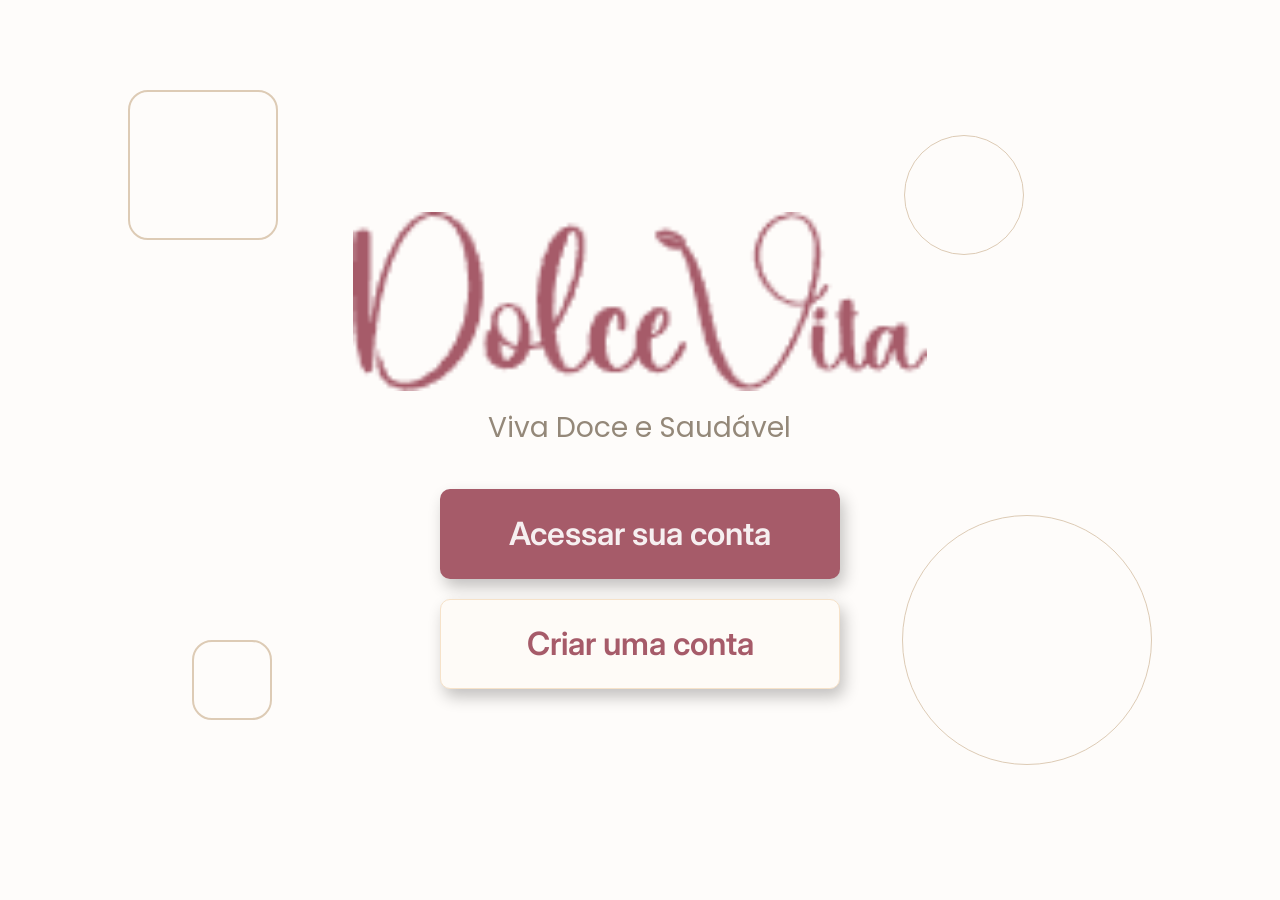
<file: frontend/index.html>
<!DOCTYPE html>
<html lang="pt-BR">
<head>
    <meta charset="UTF-8">
    <meta name="viewport" content="width=device-width, initial-scale=1.0">
    <title>DolceVita SweetOrder - Splash</title>
    <link rel="stylesheet" href="css/style.css">
</head>
<body>
    <!-- Decorative floating backgrounds -->
    <div class="deco-container">
        <div class="deco-square" style="width: 150px; height: 150px; top: 10%; left: 10%;"></div>
        <div class="deco-ellipse" style="width: 250px; height: 250px; bottom: 15%; right: 10%;"></div>
        <div class="deco-square" style="width: 80px; height: 80px; bottom: 20%; left: 15%;"></div>
        <div class="deco-ellipse" style="width: 120px; height: 120px; top: 15%; right: 20%;"></div>
    </div>

    <div class="splash-container">
        <div class="splash-logo-wrap">
            <img src="assets/logo.png" alt="DolceVita Logo" class="auth-logo-img" style="height: 180px; margin-bottom: 5px;">
            <p>Viva Doce e Saudável</p>
        </div>
        <div class="splash-actions">
            <a href="login.html" class="btn-primary">Acessar sua conta</a>
            <a href="cadastro.html" class="btn-secondary">Criar uma conta</a>
        </div>
    </div>
</body>
</html>
</file>
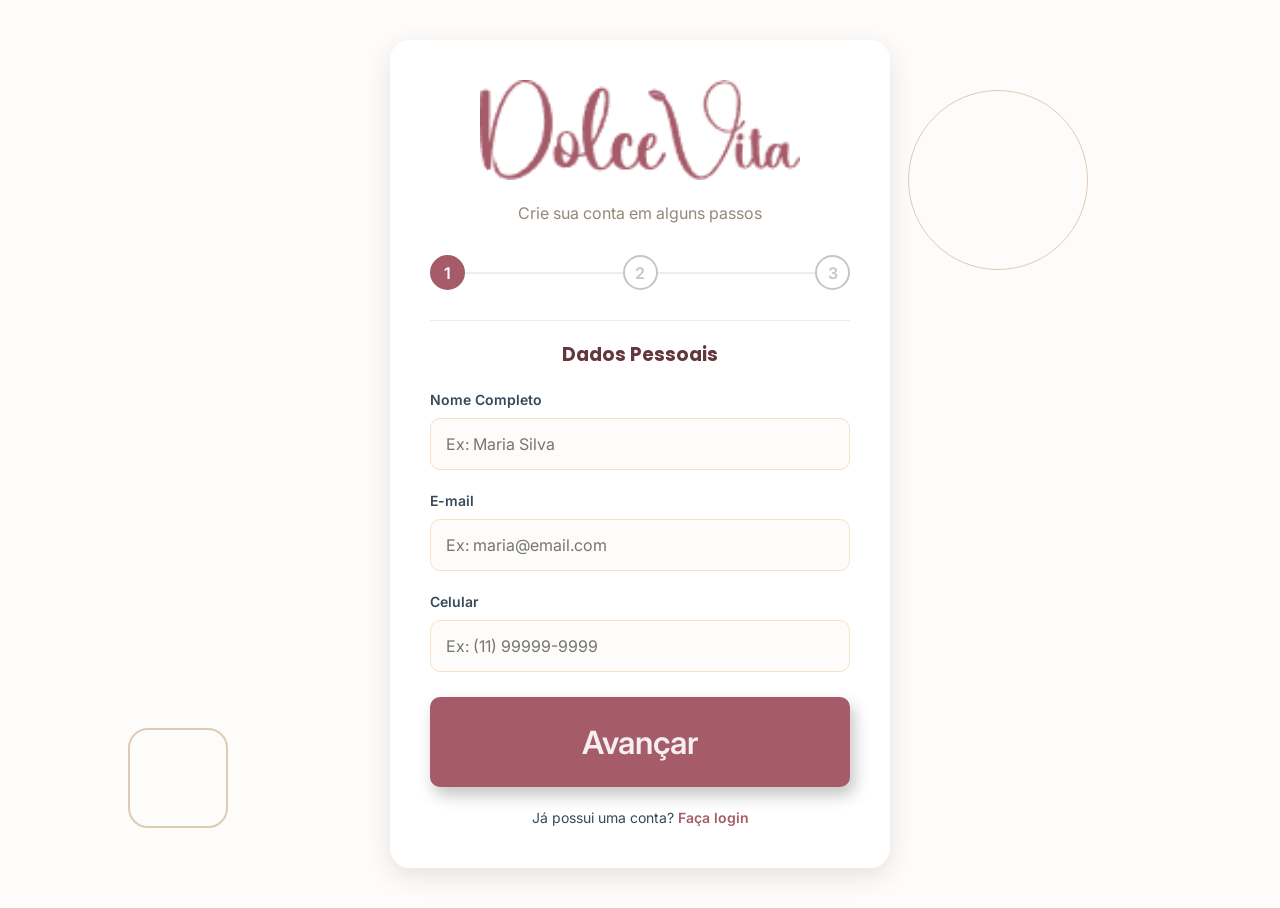
<file: frontend/cadastro.html>
<!DOCTYPE html>
<html lang="pt-BR">
<head>
    <meta charset="UTF-8">
    <meta name="viewport" content="width=device-width, initial-scale=1.0">
    <title>DolceVita SweetOrder - Cadastro</title>
    <link rel="stylesheet" href="css/style.css">
    <style>
        .cadastro-step {
            display: none;
        }
        .cadastro-step.active {
            display: block;
            animation: fadeIn 0.4s ease-in-out;
        }
        @keyframes fadeIn {
            from { opacity: 0; transform: translateY(10px); }
            to { opacity: 1; transform: translateY(0); }
        }
        .btn-row {
            display: flex;
            gap: 15px;
            margin-top: 25px;
        }
        .btn-row button {
            flex: 1;
        }
    </style>
</head>
<body>
    <!-- Decorative floating backgrounds -->
    <div class="deco-container">
        <div class="deco-ellipse" style="width: 180px; height: 180px; top: 10%; right: 15%;"></div>
        <div class="deco-square" style="width: 100px; height: 100px; bottom: 8%; left: 10%;"></div>
    </div>

    <div class="auth-container">
        <div class="auth-card">
            <img src="assets/logo.png" alt="DolceVita Logo" class="auth-logo-img">
            <p class="auth-subtitle">Crie sua conta em alguns passos</p>

            <!-- Stepper indicators -->
            <div class="stepper">
                <div class="step active" id="step-indicator-1">1</div>
                <div class="step" id="step-indicator-2">2</div>
                <div class="step" id="step-indicator-3">3</div>
            </div>

            <div class="auth-divider"></div>

            <form id="cadastro-form">
                <!-- Step 1: Informações Pessoais -->
                <div class="cadastro-step active" id="step-1">
                    <h3 style="margin-bottom: 20px; color: var(--red-dark);">Dados Pessoais</h3>
                    <div class="form-group">
                        <label for="fullname">Nome Completo</label>
                        <input type="text" id="fullname" placeholder="Ex: Maria Silva" required autocomplete="name">
                    </div>
                    <div class="form-group">
                        <label for="email">E-mail</label>
                        <input type="email" id="email" placeholder="Ex: maria@email.com" required autocomplete="email">
                    </div>
                    <div class="form-group">
                        <label for="phone">Celular</label>
                        <input type="tel" id="phone" placeholder="Ex: (11) 99999-9999" required autocomplete="tel">
                    </div>
                    <div class="btn-row">
                        <button type="button" class="btn-primary" onclick="nextStep(1)">Avançar</button>
                    </div>
                </div>

                <!-- Step 2: Credenciais -->
                <div class="cadastro-step" id="step-2">
                    <h3 style="margin-bottom: 20px; color: var(--red-dark);">Acesso</h3>
                    <div class="form-group">
                        <label for="reg-username">Usuário</label>
                        <input type="text" id="reg-username" placeholder="Escolha um nome de usuário" required autocomplete="username">
                    </div>
                    <div class="form-group">
                        <label for="reg-password">Senha</label>
                        <input type="password" id="reg-password" placeholder="Defina uma senha segura" required autocomplete="new-password">
                    </div>
                    <div class="form-group">
                        <label for="reg-password-confirm">Confirmar Senha</label>
                        <input type="password" id="reg-password-confirm" placeholder="Confirme sua senha" required autocomplete="new-password">
                    </div>
                    <div class="btn-row">
                        <button type="button" class="btn-secondary" onclick="prevStep(2)">Voltar</button>
                        <button type="button" class="btn-primary" onclick="nextStep(2)">Avançar</button>
                    </div>
                </div>

                <!-- Step 3: Endereço Padrão -->
                <div class="cadastro-step" id="step-3">
                    <h3 style="margin-bottom: 20px; color: var(--red-dark);">Endereço de Entrega</h3>
                    <div class="form-group">
                        <label for="zipcode">CEP</label>
                        <input type="text" id="zipcode" placeholder="Ex: 01001-000" required autocomplete="postal-code">
                    </div>
                    <div class="form-group">
                        <label for="street">Rua</label>
                        <input type="text" id="street" placeholder="Nome da rua/avenida" required autocomplete="address-line1">
                    </div>
                    <div class="form-group" style="flex-direction: row; gap: 15px;">
                        <div style="flex: 1;">
                            <label for="number">Número</label>
                            <input type="text" id="number" placeholder="Nº" required autocomplete="address-line2">
                        </div>
                        <div style="flex: 2;">
                            <label for="complement">Complemento</label>
                            <input type="text" id="complement" placeholder="Apto, Bloco, etc." autocomplete="address-line3">
                        </div>
                    </div>
                    <div class="form-group">
                        <label for="city">Cidade</label>
                        <input type="text" id="city" placeholder="Ex: São Paulo" required autocomplete="address-level2">
                    </div>
                    <div class="btn-row">
                        <button type="button" class="btn-secondary" onclick="prevStep(3)">Voltar</button>
                        <button type="submit" class="btn-primary">Finalizar Cadastro</button>
                    </div>
                </div>
            </form>

            <div class="auth-footer">
                <p>Já possui uma conta? <a href="login.html">Faça login</a></p>
            </div>
        </div>
    </div>

    <script>
        function updateIndicators(currentStep) {
            for(let i = 1; i <= 3; i++) {
                const el = document.getElementById(`step-indicator-${i}`);
                if (i < currentStep) {
                    el.className = "step completed";
                } else if (i === currentStep) {
                    el.className = "step active";
                } else {
                    el.className = "step";
                }
            }
        }

        function validateStepFields(stepId) {
            const inputs = document.getElementById(stepId).querySelectorAll('input[required]');
            let valid = true;
            inputs.forEach(input => {
                if (!input.value.trim()) {
                    input.reportValidity();
                    valid = false;
                }
            });
            return valid;
        }

        function nextStep(current) {
            if (!validateStepFields(`step-${current}`)) return;

            // Custom checks for step 2
            if (current === 2) {
                const pass = document.getElementById('reg-password').value;
                const passConf = document.getElementById('reg-password-confirm').value;
                if (pass !== passConf) {
                    alert('As senhas não coincidem!');
                    return;
                }
            }

            document.getElementById(`step-${current}`).classList.remove('active');
            document.getElementById(`step-${current + 1}`).classList.add('active');
            updateIndicators(current + 1);
        }

        function prevStep(current) {
            document.getElementById(`step-${current}`).classList.remove('active');
            document.getElementById(`step-${current - 1}`).classList.add('active');
            updateIndicators(current - 1);
        }
    </script>
    <script src="js/auth.js"></script>
</body>
</html>
</file>
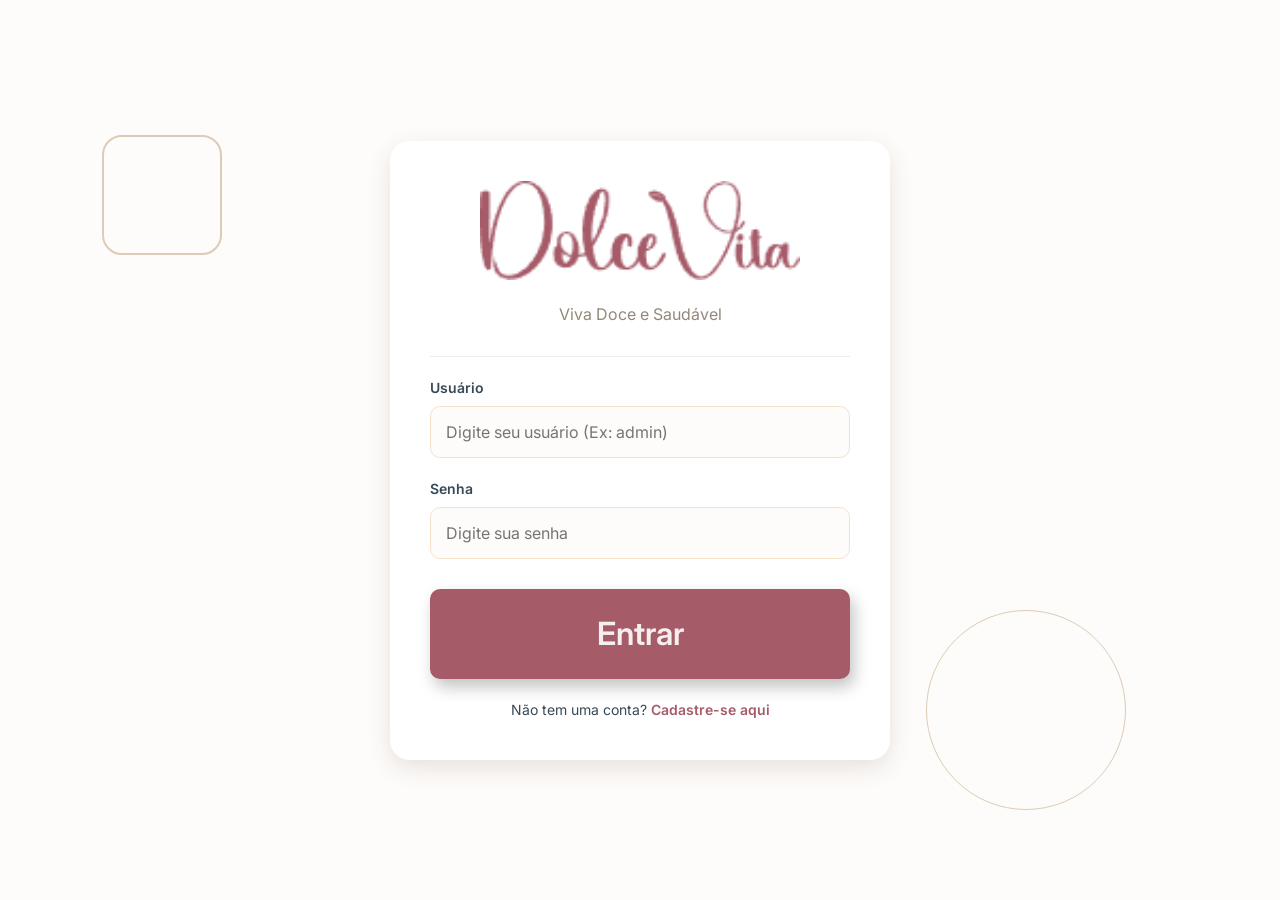
<file: frontend/carrinho.html>
<!DOCTYPE html>
<html lang="pt-BR">
<head>
    <meta charset="UTF-8">
    <meta name="viewport" content="width=device-width, initial-scale=1.0">
    <title>DolceVita SweetOrder - Carrinho</title>
    <link rel="stylesheet" href="css/style.css">
    <style>
        .step-section {
            display: none;
        }
        .step-section.active {
            display: block;
            animation: fadeIn 0.4s ease;
        }
        @keyframes fadeIn {
            from { opacity: 0; transform: translateY(10px); }
            to { opacity: 1; transform: translateY(0); }
        }
        .btn-checkout-row {
            display: flex;
            gap: 15px;
            margin-top: 30px;
        }
        .checkout-items-list {
            max-height: 250px;
            overflow-y: auto;
            margin-bottom: 20px;
            border-bottom: 1px solid var(--orange-hover);
            padding-bottom: 15px;
        }
        .checkout-item-row {
            display: flex;
            justify-content: space-between;
            align-items: center;
            margin-bottom: 12px;
            font-size: 14px;
        }
        .checkout-item-name {
            font-weight: 500;
            color: var(--blue-normal);
        }
        .checkout-item-price {
            font-weight: 600;
            color: var(--red-darker);
        }
    </style>
</head>
<body>
    <!-- Sticky Navbar -->
    <nav class="navbar">
        <div class="navbar-logo" onclick="window.location.href='home.html'"><img src="assets/logo.png" alt="DolceVita" class="navbar-logo-img"></div>
        <div class="nav-links">
            <a href="home.html" class="nav-link">Home</a>
            <a href="produtos.html" class="nav-link">Bolos</a>
            <a href="receitas.html" class="nav-link">Receitas</a>
            <a href="perfil.html" class="nav-link">Perfil</a>
            <a href="#" class="nav-link" onclick="logout(); return false;">Sair</a>
        </div>
    </nav>

    <!-- Main Content Container -->
    <div class="container">
        <h2 class="section-title" style="margin-bottom: 30px; text-align: center;">Finalizar sua Encomenda</h2>

        <div class="checkout-layout">
            <!-- Checkout Stepper Steps (Main Card) -->
            <div class="checkout-main">
                <!-- Stepper Progress -->
                <div class="stepper" style="max-width: 350px; margin: 0 auto 40px auto;">
                    <div class="step active" id="checkout-step-indicator-1">1</div>
                    <div class="step" id="checkout-step-indicator-2">2</div>
                    <div class="step" id="checkout-step-indicator-3">3</div>
                </div>

                <div class="auth-divider" style="margin-bottom: 30px;"></div>

                <!-- Form Wizard -->
                <form id="checkout-form" onsubmit="submitOrder(event)">
                    
                    <!-- Step 1: Método de Recebimento -->
                    <div class="step-section active" id="checkout-step-1">
                        <h3 style="margin-bottom: 25px; color: var(--red-dark);">Como deseja receber seu pedido?</h3>
                        <div class="delivery-options">
                            <div class="delivery-option-card active" id="opt-delivery" onclick="setDeliveryType('ENTREGA')">
                                <div style="margin-bottom: 10px; color: var(--red-normal);"><svg class="icon-svg" viewBox="0 0 24 24" width="36" height="36" fill="none" stroke="currentColor" stroke-width="2" stroke-linecap="round" stroke-linejoin="round"><rect x="1" y="3" width="15" height="13"></rect><polygon points="16 8 20 8 23 11 23 16 16 16 16 8"></polygon><circle cx="5.5" cy="18.5" r="2.5"></circle><circle cx="18.5" cy="18.5" r="2.5"></circle></svg></div>
                                <h3>Entrega</h3>
                                <p style="font-size: 14px; color: var(--orange-dark);">Receba no conforto da sua casa</p>
                            </div>
                            <div class="delivery-option-card" id="opt-retirada" onclick="setDeliveryType('RETIRADA')">
                                <div style="margin-bottom: 10px; color: var(--red-normal);"><svg class="icon-svg" viewBox="0 0 24 24" width="36" height="36" fill="none" stroke="currentColor" stroke-width="2" stroke-linecap="round" stroke-linejoin="round"><path d="M3 9l9-7 9 7v11a2 2 0 0 1-2 2H5a2 2 0 0 1-2-2z"></path><polyline points="9 22 9 12 15 12 15 22"></polyline></svg></div>
                                <h3>Retirada</h3>
                                <p style="font-size: 14px; color: var(--orange-dark);">Retire em nossa loja física</p>
                            </div>
                        </div>

                        <!-- Store Selector (only visible for Retirada) -->
                        <div class="form-group" id="store-selector-group" style="display: none;">
                            <label for="pickup-store">Escolha a Loja para Retirada</label>
                            <select id="pickup-store">
                                <option value="Matriz - Jardins, SP">Matriz - Jardins, SP (Alameda Lorena, 1400)</option>
                                <option value="Filial - Pinheiros, SP">Filial - Pinheiros, SP (Rua dos Pinheiros, 380)</option>
                            </select>
                        </div>

                        <div class="form-group">
                            <label for="order-notes">Observações do Pedido (Opcional)</label>
                            <textarea id="order-notes" rows="3" placeholder="Ex: Sem glúten na cobertura, mensagem de aniversário, etc."></textarea>
                        </div>

                        <div class="btn-checkout-row">
                            <button type="button" class="btn-primary" style="width: 100%;" onclick="goNextCheckoutStep(1)">Avançar</button>
                        </div>
                    </div>

                    <!-- Step 2: Detalhes de Endereço & Agendamento -->
                    <div class="step-section" id="checkout-step-2">
                        <h3 style="margin-bottom: 25px; color: var(--red-dark);" id="step-2-title">Endereço de Entrega</h3>
                        
                        <div id="address-fields-wrapper">
                            <div class="form-group">
                                <label for="c-zipcode">CEP</label>
                                <input type="text" id="c-zipcode" placeholder="01001-000">
                            </div>
                            <div class="form-group">
                                <label for="c-street">Rua</label>
                                <input type="text" id="c-street" placeholder="Nome da rua/avenida">
                            </div>
                            <div class="form-group" style="flex-direction: row; gap: 15px;">
                                <div style="flex: 1;">
                                    <label for="c-number">Número</label>
                                    <input type="text" id="c-number" placeholder="Nº">
                                </div>
                                <div style="flex: 2;">
                                    <label for="c-complement">Complemento</label>
                                    <input type="text" id="c-complement" placeholder="Apto, Bloco, etc.">
                                </div>
                            </div>
                            <div class="form-group">
                                <label for="c-city">Cidade</label>
                                <input type="text" id="c-city" placeholder="Ex: São Paulo">
                            </div>
                        </div>

                        <div class="form-group">
                            <label for="delivery-datetime">Agendar Data e Horário</label>
                            <input type="datetime-local" id="delivery-datetime" required>
                        </div>

                        <div class="btn-checkout-row">
                            <button type="button" class="btn-secondary" onclick="goPrevCheckoutStep(2)">Voltar</button>
                            <button type="button" class="btn-primary" onclick="goNextCheckoutStep(2)">Avançar</button>
                        </div>
                    </div>

                    <!-- Step 3: Escolha do Pagamento -->
                    <div class="step-section" id="checkout-step-3">
                        <h3 style="margin-bottom: 25px; color: var(--red-dark);">Forma de Pagamento</h3>
                        
                        <div class="payment-options">
                            <div class="payment-option-card active" id="pay-pix" onclick="setPaymentMethod('PIX')">
                                <span class="payment-option-icon" style="color: var(--red-normal);"><svg class="icon-svg" viewBox="0 0 24 24" width="24" height="24" fill="none" stroke="currentColor" stroke-width="2" stroke-linecap="round" stroke-linejoin="round"><path d="M6 3h12l4 6-10 13L2 9z"></path><path d="M11 3 8 9l4 13 4-13-3-6z"></path><path d="M2 9h20"></path></svg></span>
                                <div style="text-align: left;">
                                    <strong>PIX / Código de Copiar</strong>
                                    <div style="font-size:12px; color: var(--orange-dark);">Aprovação instantânea, ganhe 5% desc.</div>
                                </div>
                            </div>
                            <div class="payment-option-card" id="pay-card" onclick="setPaymentMethod('CARD')">
                                <span class="payment-option-icon" style="color: var(--red-normal);"><svg class="icon-svg" viewBox="0 0 24 24" width="24" height="24" fill="none" stroke="currentColor" stroke-width="2" stroke-linecap="round" stroke-linejoin="round"><rect x="1" y="4" width="22" height="16" rx="2" ry="2"></rect><line x1="1" y1="10" x2="23" y2="10"></line></svg></span>
                                <div style="text-align: left;">
                                    <strong>Cartão de Crédito Online</strong>
                                    <div style="font-size:12px; color: var(--orange-dark);">Até 3x sem juros</div>
                                </div>
                            </div>
                            <div class="payment-option-card" id="pay-qr" onclick="setPaymentMethod('QR')">
                                <span class="payment-option-icon" style="color: var(--red-normal);"><svg class="icon-svg" viewBox="0 0 24 24" width="24" height="24" fill="none" stroke="currentColor" stroke-width="2" stroke-linecap="round" stroke-linejoin="round"><rect x="5" y="2" width="14" height="20" rx="2" ry="2"></rect><line x1="12" y1="18" x2="12.01" y2="18"></line></svg></span>
                                <div style="text-align: left;">
                                    <strong>QR Code no Aplicativo</strong>
                                    <div style="font-size:12px; color: var(--orange-dark);">Escaneie direto pelo celular</div>
                                </div>
                            </div>
                        </div>

                        <!-- Dynamic Details for Credit Card -->
                        <div id="card-details-group" style="display: none; margin-top: 20px; border: 1px solid var(--orange-normal); padding: 20px; border-radius: 15px;">
                            <div class="form-group">
                                <label for="card-number">Número do Cartão</label>
                                <input type="text" id="card-number" placeholder="0000 0000 0000 0000">
                            </div>
                            <div class="form-group" style="flex-direction: row; gap: 15px;">
                                <div style="flex: 2;">
                                    <label for="card-expiry">Validade</label>
                                    <input type="text" id="card-expiry" placeholder="MM/AA">
                                </div>
                                <div style="flex: 1;">
                                    <label for="card-cvv">CVV</label>
                                    <input type="text" id="card-cvv" placeholder="123">
                                </div>
                            </div>
                        </div>

                        <!-- Dynamic Details for PIX QR -->
                        <div id="pix-details-group" style="display: block; margin-top: 20px; text-align: center; border: 1px dashed var(--red-normal); padding: 20px; border-radius: 15px; background: var(--red-light);">
                            <div style="color: var(--red-normal); margin-bottom: 10px;"><svg class="icon-svg" viewBox="0 0 24 24" width="32" height="32" fill="none" stroke="currentColor" stroke-width="2" stroke-linecap="round" stroke-linejoin="round"><rect x="5" y="2" width="14" height="20" rx="2" ry="2"></rect><line x1="12" y1="18" x2="12.01" y2="18"></line></svg></div>
                            <p style="font-weight:600; color: var(--red-dark); margin: 5px 0;">Desconto de 5% Aplicado!</p>
                            <p style="font-size:13px; color: var(--text-main);">O código Pix e o QR code para pagamento serão gerados logo após clicar no botão de finalizar pedido.</p>
                        </div>

                        <div class="btn-checkout-row">
                            <button type="button" class="btn-secondary" onclick="goPrevCheckoutStep(3)">Voltar</button>
                            <button type="submit" class="btn-primary">Finalizar Pedido</button>
                        </div>
                    </div>

                </form>
            </div>

            <!-- Summary Sidebar -->
            <div class="checkout-sidebar">
                <h3 style="margin-bottom: 20px; color: var(--blue-normal);">Resumo do Pedido</h3>
                
                <!-- Items list -->
                <div class="checkout-items-list" id="checkout-summary-items">
                    <!-- Populated dynamically -->
                </div>

                <!-- Sum values -->
                <div class="summary-item">
                    <span>Subtotal</span>
                    <span id="summary-subtotal">R$ 0,00</span>
                </div>
                <div class="summary-item" id="summary-discount-row" style="display: none; color: #2E7D32;">
                    <span>Desconto PIX (5%)</span>
                    <span id="summary-discount">-R$ 0,00</span>
                </div>
                <div class="summary-item">
                    <span>Taxa de Entrega</span>
                    <span id="summary-fee">R$ 15,00</span>
                </div>
                <div class="summary-item total">
                    <span>Total Geral</span>
                    <span id="summary-total">R$ 0,00</span>
                </div>
            </div>
        </div>
    </div>

    <!-- Scripts -->
    <script src="js/auth.js"></script>
    <script src="js/app.js"></script>
    <script src="js/cart.js"></script>
    <script>
        // Checkout state variables
        let deliveryType = 'ENTREGA'; // ENTREGA | RETIRADA
        let paymentMethod = 'PIX'; // PIX | CARD | QR

        function updateSummary() {
            const cart = getCart();
            const container = document.getElementById('checkout-summary-items');
            if(!container) return;
            
            if (cart.length === 0) {
                container.innerHTML = '<p style="color:var(--orange-dark);">Nenhum item no carrinho.</p>';
                document.getElementById('summary-subtotal').innerText = 'R$ 0,00';
                document.getElementById('summary-fee').innerText = 'R$ 0,00';
                document.getElementById('summary-total').innerText = 'R$ 0,00';
                return;
            }

            container.innerHTML = cart.map(item => `
                <div class="checkout-item-row">
                    <span class="checkout-item-name">${item.quantity}x ${item.product}</span>
                    <span class="checkout-item-price">R$ ${(item.quantity * item.unit_price).toFixed(2)}</span>
                </div>
            `).join('');

            const subtotal = getCartTotal();
            document.getElementById('summary-subtotal').innerText = `R$ ${subtotal.toFixed(2)}`;

            // Fee calculations
            const fee = deliveryType === 'ENTREGA' ? 15.0 : 0.0;
            document.getElementById('summary-fee').innerText = fee > 0 ? `R$ ${fee.toFixed(2)}` : 'Grátis';

            // Discount calculations
            let discount = 0;
            if (paymentMethod === 'PIX') {
                discount = subtotal * 0.05;
                document.getElementById('summary-discount-row').style.display = 'flex';
                document.getElementById('summary-discount').innerText = `-R$ ${discount.toFixed(2)}`;
            } else {
                document.getElementById('summary-discount-row').style.display = 'none';
            }

            const total = subtotal - discount + fee;
            document.getElementById('summary-total').innerText = `R$ ${total.toFixed(2)}`;
        }

        function setDeliveryType(type) {
            deliveryType = type;
            const optDelivery = document.getElementById('opt-delivery');
            const optRetirada = document.getElementById('opt-retirada');
            const storeGroup = document.getElementById('store-selector-group');
            const addressWrapper = document.getElementById('address-fields-wrapper');
            const step2Title = document.getElementById('step-2-title');

            if (type === 'ENTREGA') {
                optDelivery.classList.add('active');
                optRetirada.classList.remove('active');
                storeGroup.style.display = 'none';
                addressWrapper.style.display = 'block';
                step2Title.innerText = "Endereço de Entrega";
            } else {
                optRetirada.classList.add('active');
                optDelivery.classList.remove('active');
                storeGroup.style.display = 'block';
                addressWrapper.style.display = 'none';
                step2Title.innerText = "Agendamento da Retirada";
            }
            updateSummary();
        }

        function setPaymentMethod(method) {
            paymentMethod = method;
            const payPix = document.getElementById('pay-pix');
            const payCard = document.getElementById('pay-card');
            const payQr = document.getElementById('pay-qr');
            const cardGroup = document.getElementById('card-details-group');
            const pixGroup = document.getElementById('pix-details-group');

            // Toggle active classes
            payPix.classList.remove('active');
            payCard.classList.remove('active');
            payQr.classList.remove('active');

            if(method === 'PIX') {
                payPix.classList.add('active');
                cardGroup.style.display = 'none';
                pixGroup.style.display = 'block';
            } else if (method === 'CARD') {
                payCard.classList.add('active');
                cardGroup.style.display = 'block';
                pixGroup.style.display = 'none';
            } else {
                payQr.classList.add('active');
                cardGroup.style.display = 'none';
                pixGroup.style.display = 'none';
            }
            updateSummary();
        }

        function updateCheckoutStepper(currentStep) {
            for(let i = 1; i <= 3; i++) {
                const el = document.getElementById(`checkout-step-indicator-${i}`);
                if(el) {
                    if (i < currentStep) el.className = "step completed";
                    else if (i === currentStep) el.className = "step active";
                    else el.className = "step";
                }
            }
        }

        function goNextCheckoutStep(current) {
            // Validation check
            if (current === 2) {
                const dt = document.getElementById('delivery-datetime');
                if (!dt.value) {
                    dt.reportValidity();
                    return;
                }
                
                if (deliveryType === 'ENTREGA') {
                    const fields = ['c-zipcode', 'c-street', 'c-number', 'c-city'];
                    let allOk = true;
                    fields.forEach(fid => {
                        const inp = document.getElementById(fid);
                        if (!inp.value.trim()) {
                            inp.style.borderColor = 'red';
                            allOk = false;
                        } else {
                            inp.style.borderColor = '';
                        }
                    });
                    if (!allOk) {
                        alert('Por favor, preencha todos os campos do endereço de entrega.');
                        return;
                    }
                }
            }

            document.getElementById(`checkout-step-${current}`).classList.remove('active');
            document.getElementById(`checkout-step-${current + 1}`).classList.add('active');
            updateCheckoutStepper(current + 1);
        }

        function goPrevCheckoutStep(current) {
            document.getElementById(`checkout-step-${current}`).classList.remove('active');
            document.getElementById(`checkout-step-${current - 1}`).classList.add('active');
            updateCheckoutStepper(current - 1);
        }

        // Fill default address on start
        function loadDefaultAddress() {
            const token = localStorage.getItem('dolcevita_token');
            if(!token) return;
            try {
                const payload = JSON.parse(atob(token.split('.')[1]));
                const username = payload.sub;
                const profileStr = localStorage.getItem(`profile_${username}`);
                if (profileStr) {
                    const prof = JSON.parse(profileStr);
                    document.getElementById('c-zipcode').value = prof.zipcode || '';
                    document.getElementById('c-street').value = prof.street || '';
                    document.getElementById('c-number').value = prof.number || '';
                    document.getElementById('c-complement').value = prof.complement || '';
                    document.getElementById('c-city').value = prof.city || '';
                }
            } catch(e) {
                console.error(e);
            }
        }

        // Submit order to API
        async function submitOrder(e) {
            e.preventDefault();
            const cart = getCart();
            if (cart.length === 0) return alert('Seu carrinho está vazio!');

            const token = localStorage.getItem('dolcevita_token');
            if(!token) return window.location.href = 'login.html';

            // Gather values
            let clientName = "Cliente DolceVita";
            try {
                const payload = JSON.parse(atob(token.split('.')[1]));
                const username = payload.sub;
                const profileStr = localStorage.getItem(`profile_${username}`);
                if (profileStr) {
                    clientName = JSON.parse(profileStr).fullname || clientName;
                }
            } catch(ex) {
                console.error(ex);
            }

            const notes = document.getElementById('order-notes').value.trim();
            const addressText = deliveryType === 'ENTREGA' ? 
                `CEP: ${document.getElementById('c-zipcode').value}, Rua: ${document.getElementById('c-street').value}, Nº: ${document.getElementById('c-number').value}, Compl: ${document.getElementById('c-complement').value}, Cidade: ${document.getElementById('c-city').value}` :
                `Retirada agendada em: ${document.getElementById('pickup-store').value}`;
            
            const datetimeVal = document.getElementById('delivery-datetime').value;
            const fullNotes = `Agendamento: ${datetimeVal}. Endereço/Retirada: ${addressText}. Observações: ${notes}`;

            const orderPayload = {
                customer_name: clientName,
                items: cart.map(item => ({
                    product: item.product,
                    quantity: item.quantity,
                    unit_price: item.unit_price
                })),
                notes: fullNotes,
                delivery_type: deliveryType
            };

            try {
                const res = await fetch(`${API_URL}/orders`, {
                    method: 'POST',
                    headers: getAuthHeaders(),
                    body: JSON.stringify(orderPayload)
                });

                if (res.ok) {
                    const data = await res.json();
                    clearCart();
                    window.location.href = `status.html?id=${data.id}`;
                } else {
                    const error = await res.json().catch(() => ({}));
                    alert(`Erro ao criar o pedido: ${error.detail || 'Não foi possível finalizar.'}`);
                }
            } catch (error) {
                console.error(error);
                alert('Erro ao enviar pedido para a API.');
            }
        }

        document.addEventListener('DOMContentLoaded', () => {
            loadDefaultAddress();
            updateSummary();
        });
    </script>
</body>
</html>
</file>
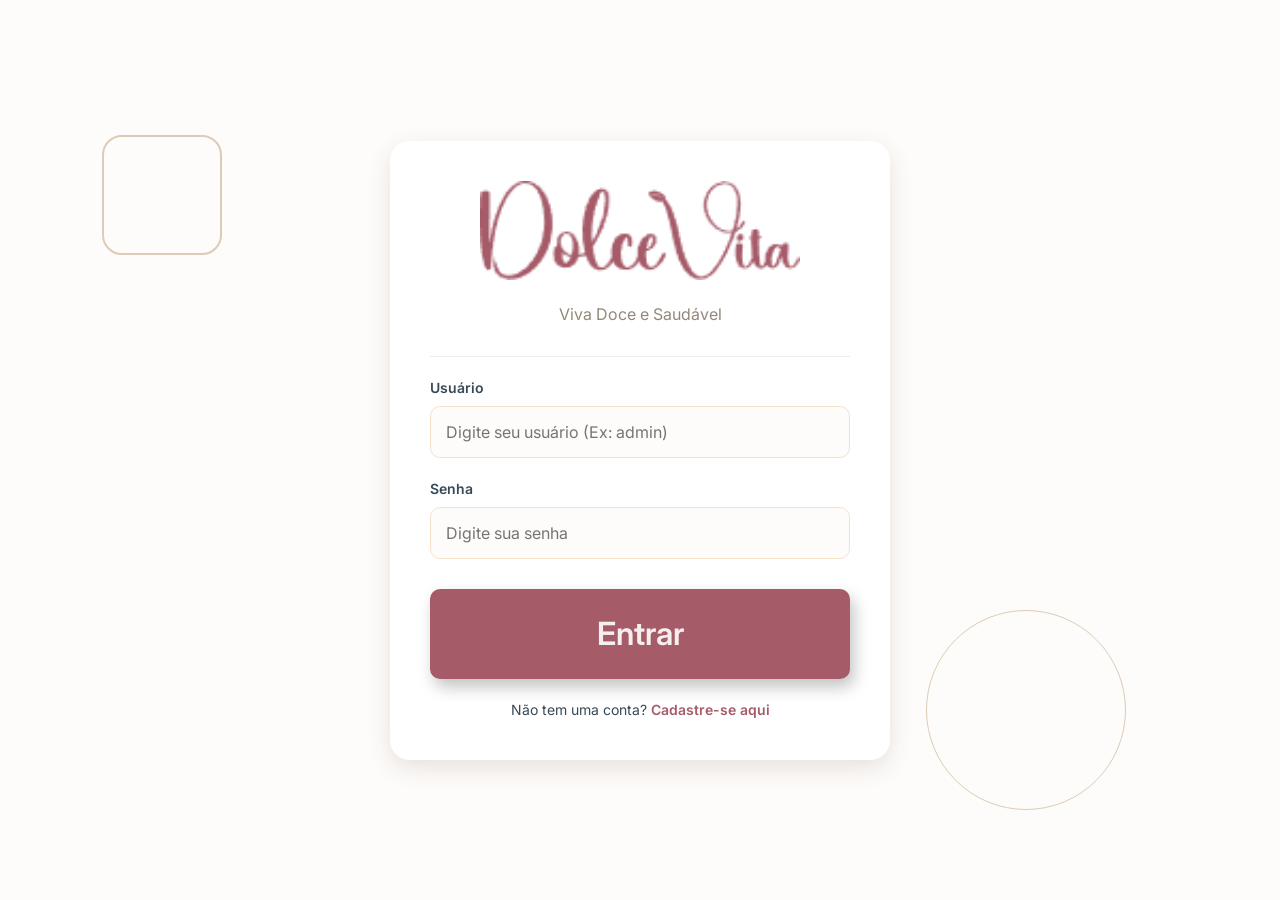
<file: frontend/home.html>
<!DOCTYPE html>
<html lang="pt-BR">
<head>
    <meta charset="UTF-8">
    <meta name="viewport" content="width=device-width, initial-scale=1.0">
    <title>DolceVita SweetOrder - Home</title>
    <link rel="stylesheet" href="css/style.css">
</head>
<body>
    <!-- Decorative floating backgrounds -->
    <div class="deco-container">
        <div class="deco-square" style="width: 130px; height: 130px; top: 250px; left: 5%;"></div>
        <div class="deco-ellipse" style="width: 180px; height: 180px; top: 600px; right: 5%;"></div>
        <div class="deco-square" style="width: 100px; height: 100px; bottom: 400px; left: 8%;"></div>
        <div class="deco-ellipse" style="width: 220px; height: 220px; bottom: 100px; right: 8%;"></div>
    </div>

    <!-- Sticky Navbar -->
    <nav class="navbar">
        <div class="navbar-logo" onclick="window.location.href='home.html'"><img src="assets/logo.png" alt="DolceVita" class="navbar-logo-img"></div>
        <div class="nav-links">
            <a href="home.html" class="nav-link active">Home</a>
            <a href="produtos.html" class="nav-link">Bolos</a>
            <a href="receitas.html" class="nav-link">Receitas</a>
            <a href="perfil.html" class="nav-link">Perfil</a>
            <a href="#" class="nav-link" onclick="logout(); return false;">Sair</a>
        </div>
        <div class="btn-cart-icon">
            <svg class="icon-svg" viewBox="0 0 24 24" width="24" height="24" fill="none" stroke="currentColor" stroke-width="2" stroke-linecap="round" stroke-linejoin="round"><circle cx="9" cy="21" r="1"></circle><circle cx="20" cy="21" r="1"></circle><path d="M1 1h4l2.68 13.39a2 2 0 0 0 2 1.61h9.72a2 2 0 0 0 2-1.61L23 6H6"></path></svg>
            <div class="cart-badge" style="display: none;">0</div>
        </div>
    </nav>

    <!-- Main Content Container -->
    <div class="container">
        <!-- Hero Section -->
        <section class="hero-section">
            <!-- Dial selector -->
            <div class="carousel-dial">
                <div class="carousel-slice" onclick="changeHero(1, 'assets/red_velvet.png', 'Bolo Red Velvet', 'Bolo clássico Red Velvet com cobertura cremosa e massa super fofinha, totalmente livre de glúten.')">
                    <img src="assets/red_velvet.png" alt="Red Velvet">
                </div>
                <div class="carousel-slice" onclick="changeHero(4, 'assets/healthy_cake.png', 'Bolo de Banana Fit', 'Bolo integral de banana com aveia e canela, sem adição de açúcar e low-carb.')">
                    <img src="assets/healthy_cake.png" alt="Banana Fit">
                </div>
                <div class="carousel-slice" onclick="changeHero(2, 'assets/hero_cake.png', 'Bolo de Fubá com Limão', 'Massa de fubá tradicional com um toque cítrico de limão, de baixo carboidrato.')">
                    <img src="assets/hero_cake.png" alt="Fubá com Limão">
                </div>
                <div class="carousel-slice" onclick="changeHero(3, 'assets/brigadeiros.png', 'Brigadeiro Gourmet', 'Deliciosos brigadeiros artesanais feitos com cacau nobre e leite condensado de coco.')">
                    <img src="assets/brigadeiros.png" alt="Brigadeiro">
                </div>
                <div class="carousel-divider"></div>
                <div class="carousel-divider"></div>
                <div class="carousel-divider"></div>
            </div>

            <div class="hero-content">
                <h2 id="hero-title">Confeitaria Artesanal, Saudável e Inclusiva</h2>
                <p id="hero-desc">Receitas balanceadas criadas com ingredientes nobres para que você saboreie a vida sem restrições.</p>
                <button class="btn-primary" id="hero-cta-btn" onclick="window.location.href='produtos.html'">Fazer Pedido</button>
            </div>
            <div class="hero-image-wrap">
                <img class="hero-image" id="hero-main-img" src="assets/hero_cake.png" alt="Bolo Premium DolceVita" style="transition: all 0.3s ease;">
            </div>
        </section>

        <!-- Diet Badges -->
        <h3 class="diet-badges-title">Explore por Estilo de Vida</h3>
        <div class="diet-badges-container">
            <div class="diet-badge-item" onclick="applyFilterTag('low-carb')" data-tag="low-carb">
                <div class="diet-badge">
                    <img src="assets/icon_toast.png" alt="Low Carb" style="width: 36px; height: 36px; object-fit: contain; mix-blend-mode: screen;">
                </div>
                <div class="diet-badge-label">Low Carb</div>
            </div>
            <div class="diet-badge-item" onclick="applyFilterTag('vegano')" data-tag="vegano">
                <div class="diet-badge">
                    <img src="assets/icon_vegan.png" alt="Vegano" style="width: 36px; height: 36px; object-fit: contain; mix-blend-mode: screen;">
                </div>
                <div class="diet-badge-label">Vegano</div>
            </div>
            <div class="diet-badge-item" onclick="applyFilterTag('sem-gluten')" data-tag="sem-gluten">
                <div class="diet-badge">
                    <img src="assets/icon_gluten.png" alt="Sem Glúten" style="width: 36px; height: 36px; object-fit: contain; mix-blend-mode: screen;">
                </div>
                <div class="diet-badge-label">No Glúten</div>
            </div>
            <div class="diet-badge-item" onclick="applyFilterTag('no-sugar')" data-tag="no-sugar">
                <div class="diet-badge">
                    <img src="assets/icon_sugar.png" alt="Sem Açúcar" style="width: 36px; height: 36px; object-fit: contain; mix-blend-mode: screen;">
                </div>
                <div class="diet-badge-label">No Sugar</div>
            </div>
            <div class="diet-badge-item" onclick="applyFilterTag('sem-lactose')" data-tag="sem-lactose">
                <div class="diet-badge">
                    <img src="assets/icon_lactose.png" alt="Sem Lactose" style="width: 36px; height: 36px; object-fit: contain; mix-blend-mode: screen;">
                </div>
                <div class="diet-badge-label">Sem Lactose</div>
            </div>
            <div class="diet-badge-item" onclick="applyFilterTag('baixo-colesterol')" data-tag="baixo-colesterol">
                <div class="diet-badge">
                    <img src="assets/icon_colesterol.png" alt="Baixo Colesterol" style="width: 36px; height: 36px; object-fit: contain; mix-blend-mode: screen;">
                </div>
                <div class="diet-badge-label">Colesterol Low</div>
            </div>
        </div>

        <!-- Featured Products -->
        <div style="display: flex; justify-content: space-between; align-items: center; margin-top: 60px;">
            <h2 class="section-title">Bolos Recomendados</h2>
            <a href="produtos.html" style="color: var(--red-normal); font-weight: 600; font-size: 18px;">Ver catálogo completo →</a>
        </div>
        <div class="product-grid" id="product-list">
            <!-- Populated dynamically by app.js -->
        </div>

        <!-- Promo Banner CTA -->
        <div class="cta-banner">
            <div class="cta-banner-content">
                <h3>Sabor Incrível sem Culpa!</h3>
                <p>Experimente nossos produtos utilizando o cupom de 10% de desconto na primeira compra.</p>
            </div>
            <div class="promo-code">SWEET10</div>
        </div>

        <!-- Recipes Section -->
        <section class="recipes-section">
            <div style="display: flex; justify-content: space-between; align-items: center;">
                <h2 class="section-title">Blog e Receitas Saudáveis</h2>
                <a href="receitas.html" style="color: var(--red-normal); font-weight: 600; font-size: 18px;">Ver todas as receitas →</a>
            </div>
            <div class="recipes-grid" id="recipes-list">
                <!-- Populated dynamically by app.js -->
            </div>
        </section>
    </div>

    <!-- Footer -->
    <footer class="footer">
        <div class="footer-links">
            <a href="#" class="footer-link">Termos de uso</a>
            <a href="#" class="footer-link">Privacidade</a>
            <a href="#" class="footer-link">Reembolso</a>
        </div>
        <div class="footer-contact" style="display:flex; align-items:center; gap:8px;">
            <svg class="icon-svg" viewBox="0 0 24 24" width="18" height="18" fill="none" stroke="currentColor" stroke-width="2" stroke-linecap="round" stroke-linejoin="round"><path d="M4 4h16c1.1 0 2 .9 2 2v12c0 1.1-.9 2-2 2H4c-1.1 0-2-.9-2-2V6c0-1.1.9-2 2-2z"></path><polyline points="22,6 12,13 2,6"></polyline></svg> contato@docevita.com
        </div>
        <div class="footer-socials" style="display:flex; align-items:center; gap:20px;">
            <a href="#" style="display:flex; align-items:center; gap:6px;">
                <svg class="icon-svg" viewBox="0 0 24 24" width="18" height="18" fill="none" stroke="currentColor" stroke-width="2" stroke-linecap="round" stroke-linejoin="round"><rect x="2" y="2" width="20" height="20" rx="5" ry="5"></rect><path d="M16 11.37A4 4 0 1 1 12.63 8 4 4 0 0 1 16 11.37z"></path><line x1="17.5" y1="6.5" x2="17.51" y2="6.5"></line></svg> Instagram
            </a>
            <a href="#" style="display:flex; align-items:center; gap:6px;">
                <svg class="icon-svg" viewBox="0 0 24 24" width="18" height="18" fill="none" stroke="currentColor" stroke-width="2" stroke-linecap="round" stroke-linejoin="round"><path d="M18 2h-3a5 5 0 0 0-5 5v3H7v4h3v8h4v-8h3l1-4h-4V7a1 1 0 0 1 1-1h3z"></path></svg> Facebook
            </a>
        </div>
    </footer>

    <!-- Scripts -->
    <script src="js/auth.js"></script>
    <script src="js/app.js"></script>
    <script src="js/cart.js"></script>
    <script>
        function changeHero(productId, imageSrc, title, desc) {
            console.log("Clicked hero slice - Product ID:", productId, "Image Path:", imageSrc);
            const heroImg = document.getElementById('hero-main-img');
            const heroTitle = document.getElementById('hero-title');
            const heroDesc = document.getElementById('hero-desc');
            const heroCta = document.getElementById('hero-cta-btn');
            
            if (heroImg) {
                heroImg.style.opacity = '0';
                heroImg.style.transform = 'scale(0.95)';
                setTimeout(() => {
                    heroImg.src = imageSrc;
                    heroImg.style.opacity = '1';
                    heroImg.style.transform = 'scale(1)';
                }, 200);
            }
            if (heroTitle) heroTitle.innerText = title;
            if (heroDesc) heroDesc.innerText = desc;
            if (heroCta) {
                heroCta.setAttribute('onclick', `window.location.href='produto.html?id=${productId}'`);
            }
        }
    </script>
</body>
</html>
</file>
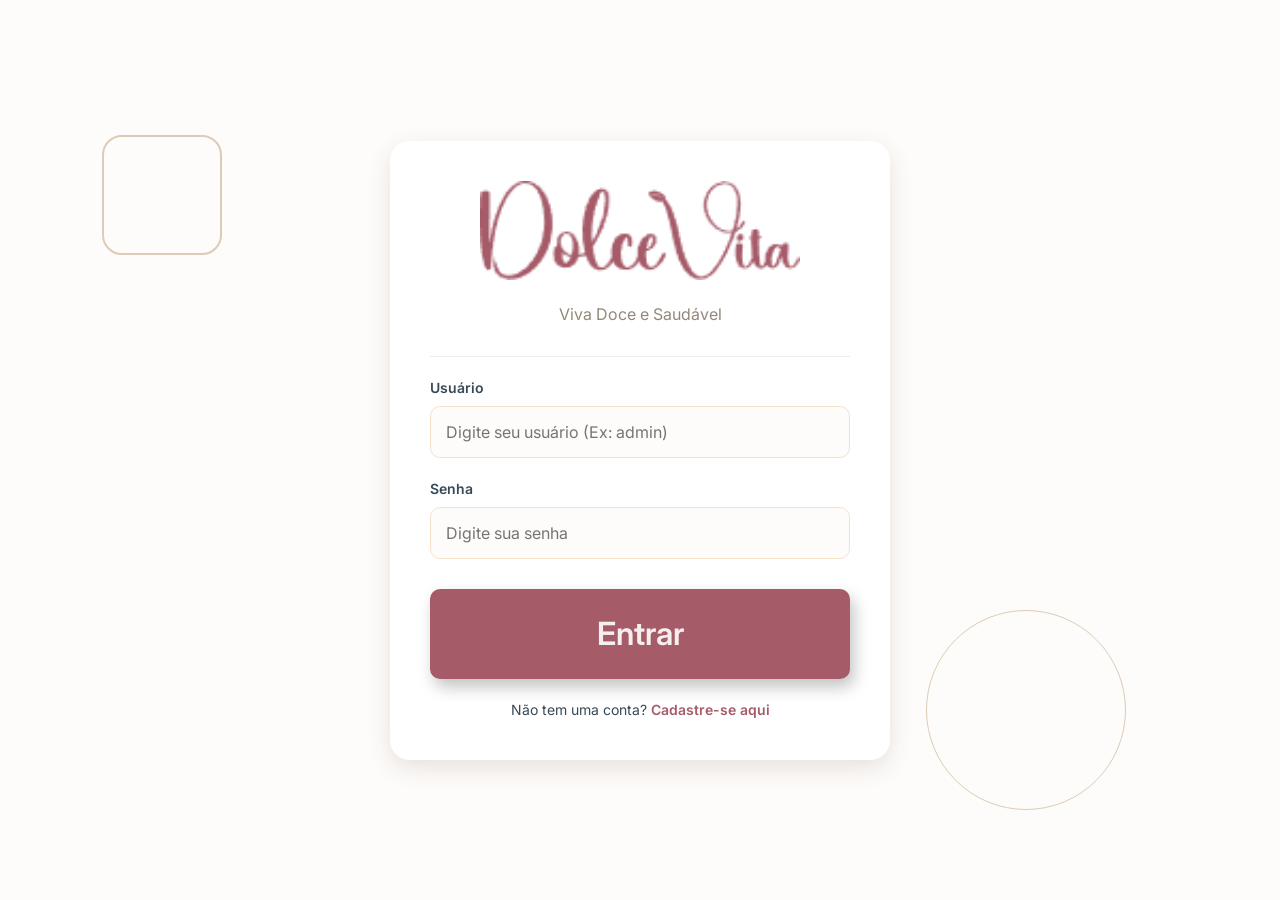
<file: frontend/login.html>
<!DOCTYPE html>
<html lang="pt-BR">
<head>
    <meta charset="UTF-8">
    <meta name="viewport" content="width=device-width, initial-scale=1.0">
    <title>DolceVita SweetOrder - Login</title>
    <link rel="stylesheet" href="css/style.css">
</head>
<body>
    <!-- Decorative floating backgrounds -->
    <div class="deco-container">
        <div class="deco-square" style="width: 120px; height: 120px; top: 15%; left: 8%;"></div>
        <div class="deco-ellipse" style="width: 200px; height: 200px; bottom: 10%; right: 12%;"></div>
    </div>

    <div class="auth-container">
        <div class="auth-card">
            <img src="assets/logo.png" alt="DolceVita Logo" class="auth-logo-img">
            <p class="auth-subtitle">Viva Doce e Saudável</p>
            
            <div class="auth-divider"></div>
            
            <form id="login-form">
                <div class="form-group">
                    <label for="username">Usuário</label>
                    <input type="text" id="username" placeholder="Digite seu usuário (Ex: admin)" required autocomplete="username">
                </div>
                <div class="form-group">
                    <label for="password">Senha</label>
                    <input type="password" id="password" placeholder="Digite sua senha" required autocomplete="current-password">
                </div>
                
                <button type="submit" class="btn-primary">Entrar</button>
            </form>

            <div class="auth-footer">
                <p>Não tem uma conta? <a href="cadastro.html">Cadastre-se aqui</a></p>
            </div>
        </div>
    </div>
    
    <script src="js/auth.js"></script>
</body>
</html>
</file>
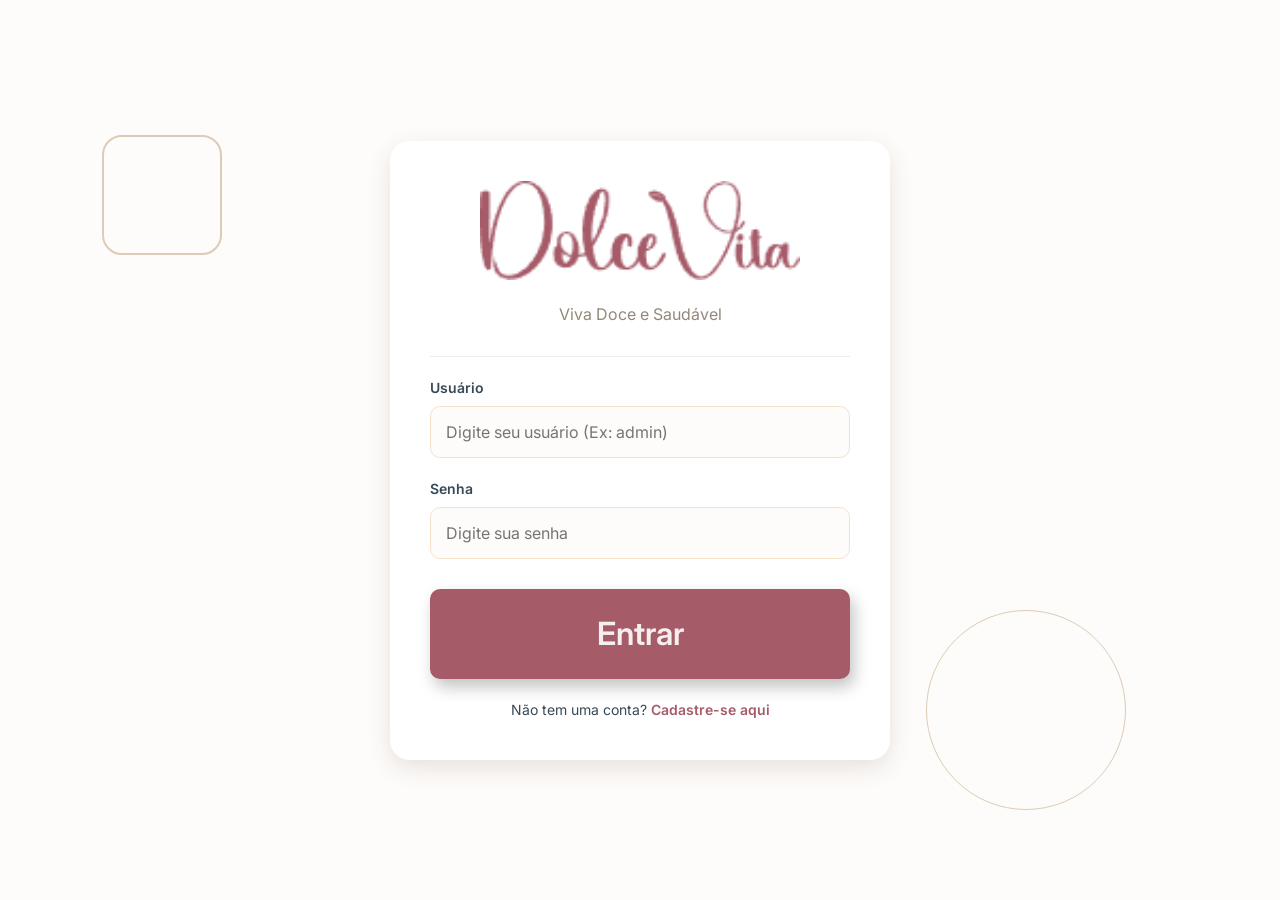
<file: frontend/meus-pedidos.html>
<!DOCTYPE html>
<html lang="pt-BR">
<head>
    <meta charset="UTF-8">
    <meta name="viewport" content="width=device-width, initial-scale=1.0">
    <title>DolceVita SweetOrder - Meus Pedidos</title>
    <link rel="stylesheet" href="css/style.css">
    <style>
        .order-history-card-header {
            display: flex;
            justify-content: space-between;
            align-items: center;
        }
        .order-id-link {
            color: var(--red-normal);
            font-weight: 600;
            text-decoration: underline;
        }
        .order-id-link:hover {
            color: var(--red-dark);
        }
        .item-list-table {
            width: 100%;
            border-collapse: collapse;
            margin-top: 15px;
            font-size: 14px;
        }
        .item-list-table th, .item-list-table td {
            text-align: left;
            padding: 8px;
            border-bottom: 1px solid var(--blue-light);
        }
        .item-list-table th {
            font-family: 'Poppins', sans-serif;
            color: var(--blue-normal);
        }
    </style>
</head>
<body>
    <!-- Sticky Navbar -->
    <nav class="navbar">
        <div class="navbar-logo" onclick="window.location.href='home.html'"><img src="assets/logo.png" alt="DolceVita" class="navbar-logo-img"></div>
        <div class="nav-links">
            <a href="home.html" class="nav-link">Home</a>
            <a href="produtos.html" class="nav-link">Bolos</a>
            <a href="receitas.html" class="nav-link">Receitas</a>
            <a href="perfil.html" class="nav-link active">Perfil</a>
            <a href="#" class="nav-link" onclick="logout(); return false;">Sair</a>
        </div>
        <div class="btn-cart-icon">
            <svg class="icon-svg" viewBox="0 0 24 24" width="24" height="24" fill="none" stroke="currentColor" stroke-width="2" stroke-linecap="round" stroke-linejoin="round"><circle cx="9" cy="21" r="1"></circle><circle cx="20" cy="21" r="1"></circle><path d="M1 1h4l2.68 13.39a2 2 0 0 0 2 1.61h9.72a2 2 0 0 0 2-1.61L23 6H6"></path></svg>
            <div class="cart-badge" style="display: none;">0</div>
        </div>
    </nav>

    <!-- Main Content Container -->
    <div class="container">
        <div class="profile-layout">
            <!-- Sidebar Navigation -->
            <div class="profile-sidebar">
                <div class="profile-sidebar-item" onclick="window.location.href='perfil.html'">
                    <svg class="icon-svg" viewBox="0 0 24 24" width="18" height="18" fill="none" stroke="currentColor" stroke-width="2" stroke-linecap="round" stroke-linejoin="round"><path d="M20 21v-2a4 4 0 0 0-4-4H8a4 4 0 0 0-4 4v2"></path><circle cx="12" cy="7" r="4"></circle></svg> Meu Perfil
                </div>
                <div class="profile-sidebar-item active" onclick="window.location.href='meus-pedidos.html'">
                    <svg class="icon-svg" viewBox="0 0 24 24" width="18" height="18" fill="none" stroke="currentColor" stroke-width="2" stroke-linecap="round" stroke-linejoin="round"><line x1="16.5" y1="9.4" x2="7.5" y2="4.21"></line><polygon points="12 22.08 12 12 3 6.92 3 17.08 12 22.08"></polygon><polygon points="12 22.08 12 12 21 6.92 21 17.08 12 22.08"></polygon><polygon points="12 12 3 6.92 12 1.84 21 6.92 12 12"></polygon></svg> Meus Pedidos
                </div>
                <div class="profile-sidebar-item" onclick="window.location.href='home.html'">
                    <svg class="icon-svg" viewBox="0 0 24 24" width="18" height="18" fill="none" stroke="currentColor" stroke-width="2" stroke-linecap="round" stroke-linejoin="round"><path d="M3 9l9-7 9 7v11a2 2 0 0 1-2 2H5a2 2 0 0 1-2-2z"></path><polyline points="9 22 9 12 15 12 15 22"></polyline></svg> Voltar para Home
                </div>
            </div>

            <!-- Profile Content Area -->
            <div class="profile-content">
                <h2 style="color: var(--red-dark); margin-bottom: 25px; font-size: 28px;">Histórico de Encomendas</h2>
                
                <div id="orders-history-container" class="order-history-list">
                    <div style="text-align: center; padding: 50px;">
                        <h3>Buscando seus pedidos...</h3>
                    </div>
                </div>
            </div>
        </div>
    </div>

    <!-- Footer -->
    <footer class="footer">
        <div class="footer-links">
            <a href="#" class="footer-link">Termos de uso</a>
            <a href="#" class="footer-link">Privacidade</a>
            <a href="#" class="footer-link">Reembolso</a>
        </div>
        <div class="footer-contact" style="display:flex; align-items:center; gap:8px;">
            <svg class="icon-svg" viewBox="0 0 24 24" width="18" height="18" fill="none" stroke="currentColor" stroke-width="2" stroke-linecap="round" stroke-linejoin="round"><path d="M4 4h16c1.1 0 2 .9 2 2v12c0 1.1-.9 2-2 2H4c-1.1 0-2-.9-2-2V6c0-1.1.9-2 2-2z"></path><polyline points="22,6 12,13 2,6"></polyline></svg> contato@docevita.com
        </div>
    </footer>

    <!-- Scripts -->
    <script src="js/auth.js"></script>
    <script src="js/app.js"></script>
    <script src="js/cart.js"></script>
    
    <script>
        async function loadOrderHistory() {
            const token = localStorage.getItem('dolcevita_token');
            if(!token) return;

            const container = document.getElementById('orders-history-container');
            
            try {
                const res = await fetch('http://localhost:8000/orders', {
                    headers: { 'Authorization': `Bearer ${token}` }
                });

                if (res.ok) {
                    const orders = await res.json();

                    if (orders.length === 0) {
                        container.innerHTML = `
                            <div style="text-align: center; padding: 40px; color: var(--orange-dark);">
                                <div style="margin-bottom: 15px; color: var(--orange-dark); display: flex; justify-content: center; align-items: center;">
                                    <svg class="icon-svg" viewBox="0 0 24 24" width="64" height="64" fill="none" stroke="currentColor" stroke-width="1.5" stroke-linecap="round" stroke-linejoin="round"><polyline points="21 8 21 21 3 21 3 8"></polyline><rect x="1" y="3" width="22" height="5"></rect><line x1="10" y1="12" x2="14" y2="12"></line></svg>
                                </div>
                                <h3 style="margin-top:15px; font-size: 20px;">Você ainda não realizou pedidos</h3>
                                <p style="font-size:14px; margin-top:5px;">Que tal começar a escolher deliciosos bolos no nosso catálogo?</p>
                                <a href="produtos.html" class="btn-primary" style="margin-top:20px; display:inline-flex; height: 50px; width:220px; font-size:16px;">Ver Bolos</a>
                            </div>
                        `;
                        return;
                    }

                    // Sort orders by creation date descending
                    orders.sort((a, b) => new Date(b.created_at) - new Date(a.created_at));

                    container.innerHTML = orders.map(order => {
                        const date = new Date(order.created_at).toLocaleString('pt-BR');
                        const statusClass = order.status.toLowerCase();
                        
                        return `
                            <div class="order-history-card">
                                <div class="order-history-header">
                                    <div>
                                        <strong>Pedido: </strong>
                                        <a href="status.html?id=${order.id}" class="order-id-link">${order.id.substring(0, 8)}...</a>
                                        <div style="font-size:12px; color:var(--orange-dark); margin-top:3px;">Realizado em: ${date}</div>
                                    </div>
                                    <span class="order-badge ${statusClass}">${order.status}</span>
                                </div>
                                
                                <div style="font-size:14px; color: var(--text-main); margin-top: 10px;">
                                    <strong>Tipo: </strong> ${order.delivery_type}
                                </div>

                                <table class="item-list-table">
                                    <thead>
                                        <tr>
                                            <th>Produto</th>
                                            <th>Quant.</th>
                                            <th>Valor Unit.</th>
                                            <th>Subtotal</th>
                                        </tr>
                                    </thead>
                                    <tbody>
                                        ${order.items.map(item => `
                                            <tr>
                                                <td>${item.product}</td>
                                                <td>${item.quantity}</td>
                                                <td>R$ ${item.unit_price.toFixed(2)}</td>
                                                <td>R$ ${(item.quantity * item.unit_price).toFixed(2)}</td>
                                            </tr>
                                        `).join('')}
                                    </tbody>
                                </table>
                                
                                <div style="text-align: right; margin-top: 15px; font-size: 16px; font-weight:600; color: var(--red-darker);">
                                    Total Geral: R$ ${order.total.toFixed(2)}
                                </div>
                            </div>
                        `;
                    }).join('');

                } else {
                    container.innerHTML = `
                        <div style="text-align: center; padding: 40px; color: var(--red-normal);">
                            <h3>Erro ao buscar o histórico</h3>
                            <p>Tente recarregar a página.</p>
                        </div>
                    `;
                }
            } catch(e) {
                console.error(e);
                container.innerHTML = `
                    <div style="text-align: center; padding: 40px; color: var(--red-normal);">
                        <h3>Erro na conexão com a API</h3>
                        <p>Verifique se os serviços Docker estão em execução.</p>
                    </div>
                `;
            }
        }

        document.addEventListener('DOMContentLoaded', loadOrderHistory);
    </script>
</body>
</html>
</file>
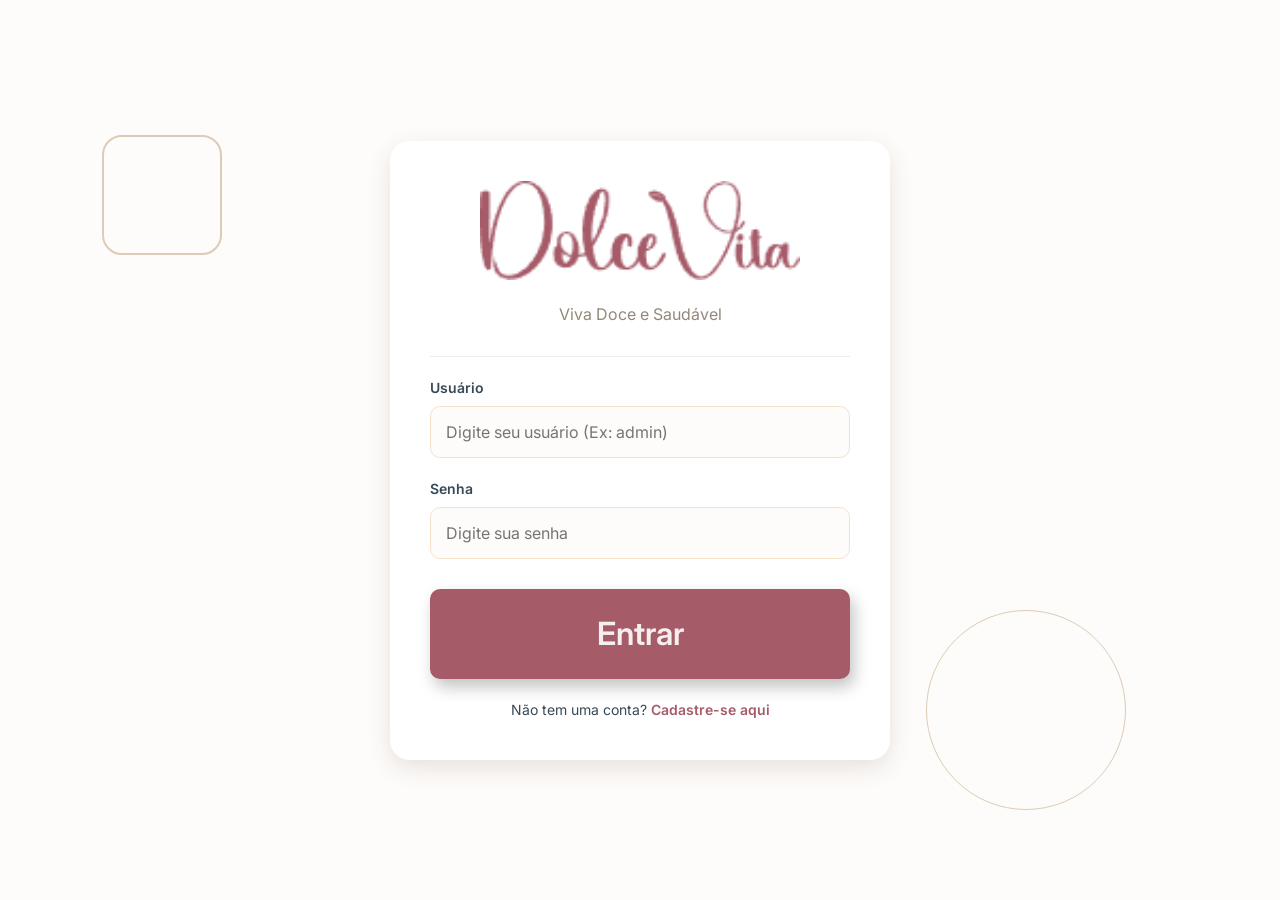
<file: frontend/perfil.html>
<!DOCTYPE html>
<html lang="pt-BR">
<head>
    <meta charset="UTF-8">
    <meta name="viewport" content="width=device-width, initial-scale=1.0">
    <title>DolceVita SweetOrder - Perfil</title>
    <link rel="stylesheet" href="css/style.css">
</head>
<body>
    <!-- Sticky Navbar -->
    <nav class="navbar">
        <div class="navbar-logo" onclick="window.location.href='home.html'"><img src="assets/logo.png" alt="DolceVita" class="navbar-logo-img"></div>
        <div class="nav-links">
            <a href="home.html" class="nav-link">Home</a>
            <a href="produtos.html" class="nav-link">Bolos</a>
            <a href="receitas.html" class="nav-link">Receitas</a>
            <a href="perfil.html" class="nav-link active">Perfil</a>
            <a href="#" class="nav-link" onclick="logout(); return false;">Sair</a>
        </div>
        <div class="btn-cart-icon">
            <svg class="icon-svg" viewBox="0 0 24 24" width="24" height="24" fill="none" stroke="currentColor" stroke-width="2" stroke-linecap="round" stroke-linejoin="round"><circle cx="9" cy="21" r="1"></circle><circle cx="20" cy="21" r="1"></circle><path d="M1 1h4l2.68 13.39a2 2 0 0 0 2 1.61h9.72a2 2 0 0 0 2-1.61L23 6H6"></path></svg>
            <div class="cart-badge" style="display: none;">0</div>
        </div>
    </nav>

    <!-- Main Content Container -->
    <div class="container">
        <div class="profile-layout">
            <!-- Sidebar Navigation -->
            <div class="profile-sidebar">
                <div class="profile-sidebar-item active" onclick="window.location.href='perfil.html'">
                    <svg class="icon-svg" viewBox="0 0 24 24" width="18" height="18" fill="none" stroke="currentColor" stroke-width="2" stroke-linecap="round" stroke-linejoin="round"><path d="M20 21v-2a4 4 0 0 0-4-4H8a4 4 0 0 0-4 4v2"></path><circle cx="12" cy="7" r="4"></circle></svg> Meu Perfil
                </div>
                <div class="profile-sidebar-item" onclick="window.location.href='meus-pedidos.html'">
                    <svg class="icon-svg" viewBox="0 0 24 24" width="18" height="18" fill="none" stroke="currentColor" stroke-width="2" stroke-linecap="round" stroke-linejoin="round"><line x1="16.5" y1="9.4" x2="7.5" y2="4.21"></line><polygon points="12 22.08 12 12 3 6.92 3 17.08 12 22.08"></polygon><polygon points="12 22.08 12 12 21 6.92 21 17.08 12 22.08"></polygon><polygon points="12 12 3 6.92 12 1.84 21 6.92 12 12"></polygon></svg> Meus Pedidos
                </div>
                <div class="profile-sidebar-item" onclick="window.location.href='home.html'">
                    <svg class="icon-svg" viewBox="0 0 24 24" width="18" height="18" fill="none" stroke="currentColor" stroke-width="2" stroke-linecap="round" stroke-linejoin="round"><path d="M3 9l9-7 9 7v11a2 2 0 0 1-2 2H5a2 2 0 0 1-2-2z"></path><polyline points="9 22 9 12 15 12 15 22"></polyline></svg> Voltar para Home
                </div>
            </div>

            <!-- Profile Content Area -->
            <div class="profile-content">
                <h2 style="color: var(--red-dark); margin-bottom: 25px; font-size: 28px;">Meus Dados</h2>
                
                <form id="profile-edit-form" onsubmit="saveProfileChanges(event)">
                    <h3 style="color: var(--blue-normal); margin-bottom: 15px; border-bottom: 1px solid var(--blue-light); padding-bottom: 5px;">Informações Pessoais</h3>
                    
                    <div class="form-group">
                        <label for="p-fullname">Nome Completo</label>
                        <input type="text" id="p-fullname" required>
                    </div>
                    
                    <div class="form-group" style="flex-direction: row; gap: 15px;">
                        <div style="flex: 1;">
                            <label for="p-email">E-mail</label>
                            <input type="email" id="p-email" required>
                        </div>
                        <div style="flex: 1;">
                            <label for="p-phone">Celular</label>
                            <input type="tel" id="p-phone" required>
                        </div>
                    </div>

                    <h3 style="color: var(--blue-normal); margin-top: 35px; margin-bottom: 15px; border-bottom: 1px solid var(--blue-light); padding-bottom: 5px;">Endereço Padrão</h3>
                    
                    <div class="form-group">
                        <label for="p-zipcode">CEP</label>
                        <input type="text" id="p-zipcode" required>
                    </div>
                    <div class="form-group">
                        <label for="p-street">Rua</label>
                        <input type="text" id="p-street" required>
                    </div>
                    <div class="form-group" style="flex-direction: row; gap: 15px;">
                        <div style="flex: 1;">
                            <label for="p-number">Número</label>
                            <input type="text" id="p-number" required>
                        </div>
                        <div style="flex: 2;">
                            <label for="p-complement">Complemento</label>
                            <input type="text" id="p-complement">
                        </div>
                    </div>
                    <div class="form-group">
                        <label for="p-city">Cidade</label>
                        <input type="text" id="p-city" required>
                    </div>

                    <button type="submit" class="btn-primary" style="margin-top: 30px; width: 100%; height: 60px; font-size: 20px;">
                        Salvar Alterações
                    </button>
                </form>
            </div>
        </div>
    </div>

    <!-- Footer -->
    <footer class="footer">
        <div class="footer-links">
            <a href="#" class="footer-link">Termos de uso</a>
            <a href="#" class="footer-link">Privacidade</a>
            <a href="#" class="footer-link">Reembolso</a>
        </div>
        <div class="footer-contact" style="display:flex; align-items:center; gap:8px;">
            <svg class="icon-svg" viewBox="0 0 24 24" width="18" height="18" fill="none" stroke="currentColor" stroke-width="2" stroke-linecap="round" stroke-linejoin="round"><path d="M4 4h16c1.1 0 2 .9 2 2v12c0 1.1-.9 2-2 2H4c-1.1 0-2-.9-2-2V6c0-1.1.9-2 2-2z"></path><polyline points="22,6 12,13 2,6"></polyline></svg> contato@docevita.com
        </div>
    </footer>

    <!-- Scripts -->
    <script src="js/auth.js"></script>
    <script src="js/app.js"></script>
    <script src="js/cart.js"></script>
    
    <script>
        let currentUsername = '';

        function loadUserProfile() {
            const token = localStorage.getItem('dolcevita_token');
            if (!token) return;

            try {
                const payload = JSON.parse(atob(token.split('.')[1]));
                currentUsername = payload.sub;
                
                const profileStr = localStorage.getItem(`profile_${currentUsername}`);
                if (profileStr) {
                    const prof = JSON.parse(profileStr);
                    document.getElementById('p-fullname').value = prof.fullname || '';
                    document.getElementById('p-email').value = prof.email || '';
                    document.getElementById('p-phone').value = prof.phone || '';
                    document.getElementById('p-zipcode').value = prof.zipcode || '';
                    document.getElementById('p-street').value = prof.street || '';
                    document.getElementById('p-number').value = prof.number || '';
                    document.getElementById('p-complement').value = prof.complement || '';
                    document.getElementById('p-city').value = prof.city || '';
                }
            } catch(e) {
                console.error("Error loading user profile details", e);
            }
        }

        function saveProfileChanges(e) {
            e.preventDefault();
            if (!currentUsername) return;

            const updatedProfile = {
                fullname: document.getElementById('p-fullname').value.trim(),
                email: document.getElementById('p-email').value.trim(),
                phone: document.getElementById('p-phone').value.trim(),
                zipcode: document.getElementById('p-zipcode').value.trim(),
                street: document.getElementById('p-street').value.trim(),
                number: document.getElementById('p-number').value.trim(),
                complement: document.getElementById('p-complement').value.trim(),
                city: document.getElementById('p-city').value.trim()
            };

            localStorage.setItem(`profile_${currentUsername}`, JSON.stringify(updatedProfile));
            alert('Perfil atualizado com sucesso!');
        }

        document.addEventListener('DOMContentLoaded', loadUserProfile);
    </script>
</body>
</html>
</file>
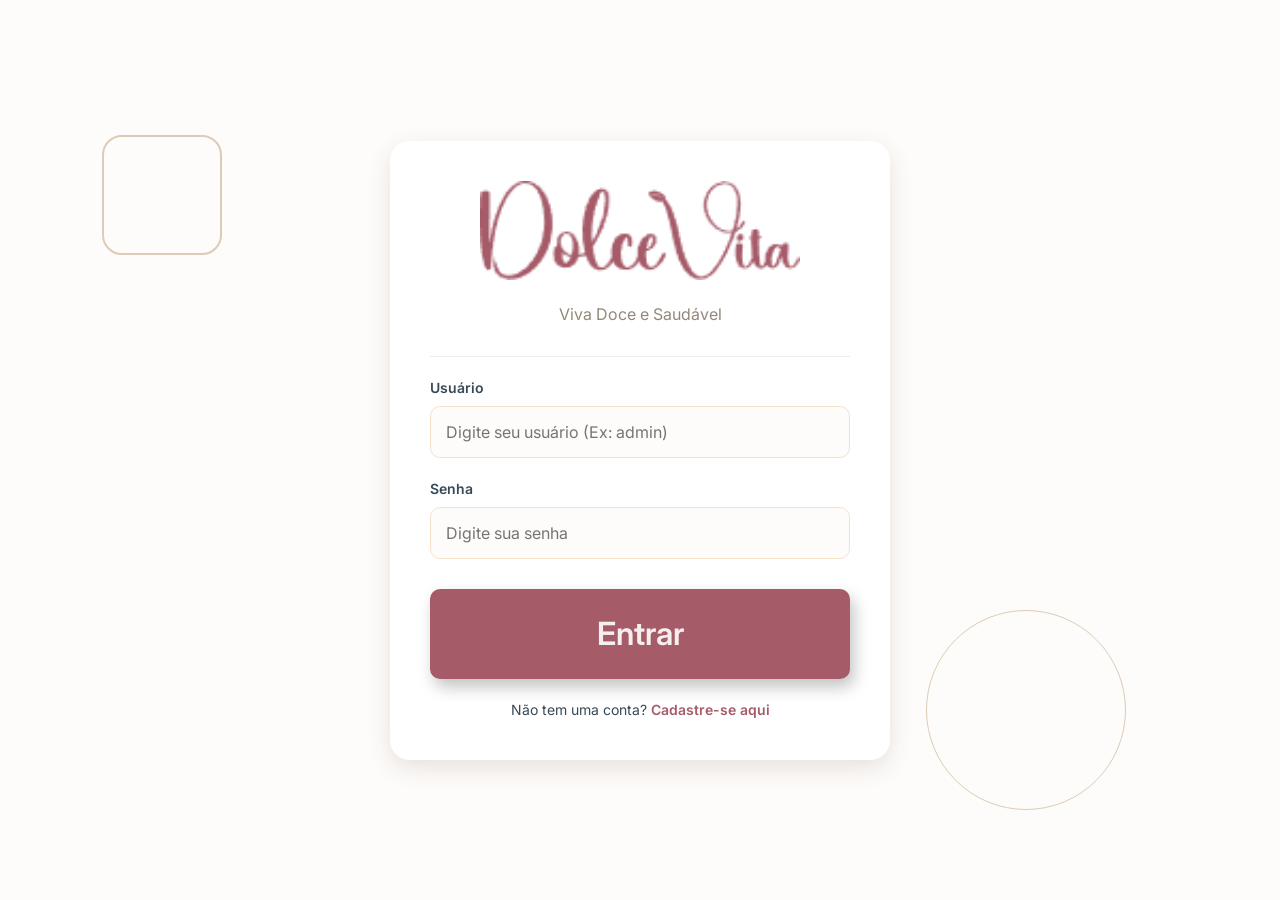
<file: frontend/produto.html>
<!DOCTYPE html>
<html lang="pt-BR">
<head>
    <meta charset="UTF-8">
    <meta name="viewport" content="width=device-width, initial-scale=1.0">
    <title>DolceVita SweetOrder - Detalhes do Bolo</title>
    <link rel="stylesheet" href="css/style.css">
</head>
<body>
    <!-- Sticky Navbar -->
    <nav class="navbar">
        <div class="navbar-logo" onclick="window.location.href='home.html'"><img src="assets/logo.png" alt="DolceVita" class="navbar-logo-img"></div>
        <div class="nav-links">
            <a href="home.html" class="nav-link">Home</a>
            <a href="produtos.html" class="nav-link active">Bolos</a>
            <a href="receitas.html" class="nav-link">Receitas</a>
            <a href="perfil.html" class="nav-link">Perfil</a>
            <a href="#" class="nav-link" onclick="logout(); return false;">Sair</a>
        </div>
        <div class="btn-cart-icon">
            <svg class="icon-svg" viewBox="0 0 24 24" width="24" height="24" fill="none" stroke="currentColor" stroke-width="2" stroke-linecap="round" stroke-linejoin="round"><circle cx="9" cy="21" r="1"></circle><circle cx="20" cy="21" r="1"></circle><path d="M1 1h4l2.68 13.39a2 2 0 0 0 2 1.61h9.72a2 2 0 0 0 2-1.61L23 6H6"></path></svg>
            <div class="cart-badge" style="display: none;">0</div>
        </div>
    </nav>

    <!-- Main Content Container -->
    <div class="container">
        <!-- Back Button -->
        <a href="produtos.html" style="display: inline-flex; align-items: center; gap: 8px; margin-bottom: 30px; font-weight: 600; color: var(--red-normal); font-size: 18px;">
            ← Voltar para todos os bolos
        </a>

        <!-- Product Detail Content -->
        <div class="product-detail-container" id="product-detail">
            <!-- Loaded dynamically by JS below -->
            <div style="width: 100%; text-align: center; padding: 50px;">
                <h3>Carregando detalhes do produto...</h3>
            </div>
        </div>
    </div>

    <!-- Footer -->
    <footer class="footer">
        <div class="footer-links">
            <a href="#" class="footer-link">Termos de uso</a>
            <a href="#" class="footer-link">Privacidade</a>
            <a href="#" class="footer-link">Reembolso</a>
        </div>
        <div class="footer-contact" style="display:flex; align-items:center; gap:8px;">
            <svg class="icon-svg" viewBox="0 0 24 24" width="18" height="18" fill="none" stroke="currentColor" stroke-width="2" stroke-linecap="round" stroke-linejoin="round"><path d="M4 4h16c1.1 0 2 .9 2 2v12c0 1.1-.9 2-2 2H4c-1.1 0-2-.9-2-2V6c0-1.1.9-2 2-2z"></path><polyline points="22,6 12,13 2,6"></polyline></svg> contato@docevita.com
        </div>
        <div class="footer-socials" style="display:flex; align-items:center; gap:20px;">
            <a href="#" style="display:flex; align-items:center; gap:6px;">
                <svg class="icon-svg" viewBox="0 0 24 24" width="18" height="18" fill="none" stroke="currentColor" stroke-width="2" stroke-linecap="round" stroke-linejoin="round"><rect x="2" y="2" width="20" height="20" rx="5" ry="5"></rect><path d="M16 11.37A4 4 0 1 1 12.63 8 4 4 0 0 1 16 11.37z"></path><line x1="17.5" y1="6.5" x2="17.51" y2="6.5"></line></svg> Instagram
            </a>
            <a href="#" style="display:flex; align-items:center; gap:6px;">
                <svg class="icon-svg" viewBox="0 0 24 24" width="18" height="18" fill="none" stroke="currentColor" stroke-width="2" stroke-linecap="round" stroke-linejoin="round"><path d="M18 2h-3a5 5 0 0 0-5 5v3H7v4h3v8h4v-8h3l1-4h-4V7a1 1 0 0 1 1-1h3z"></path></svg> Facebook
            </a>
        </div>
    </footer>

    <!-- Scripts -->
    <script src="js/auth.js"></script>
    <script src="js/app.js"></script>
    <script src="js/cart.js"></script>
    
    <script>
        document.addEventListener('DOMContentLoaded', () => {
            const urlParams = new URLSearchParams(window.location.search);
            const productId = parseInt(urlParams.get('id'));
            
            const product = PRODUCTS.find(p => p.id === productId);
            const detailContainer = document.getElementById('product-detail');
            
            if (!product) {
                detailContainer.innerHTML = `
                    <div style="width: 100%; text-align: center; padding: 50px; color: var(--red-normal);">
                        <h3>Bolo não encontrado</h3>
                        <p>O produto solicitado não existe em nosso catálogo.</p>
                        <a href="produtos.html" class="btn-primary" style="margin-top: 20px; display: inline-flex; height: 50px; width: 250px; font-size:18px;">Voltar ao catálogo</a>
                    </div>
                `;
                return;
            }
            
            // Dynamic State
            let selectedSize = 'padrao'; // padrao | grande
            let quantity = 1;
            let basePrice = product.price;
            let currentPrice = basePrice;
            
            function updatePriceDisplay() {
                const modifier = selectedSize === 'grande' ? 1.5 : 1.0;
                currentPrice = basePrice * modifier;
                const totalItemPrice = currentPrice * quantity;
                
                const priceEl = document.getElementById('dyn-price');
                if (priceEl) {
                    priceEl.innerText = `R$ ${totalItemPrice.toFixed(2)}`;
                }
            }
            
            detailContainer.innerHTML = `
                <div class="product-detail-img-wrap">
                    <img class="product-detail-img" src="${product.image}" alt="${product.name}">
                </div>
                <div class="product-detail-info">
                    <h1 class="product-detail-title">${product.name}</h1>
                    <div class="product-detail-tags">
                        ${product.tags.map(t => `<span class="tag" style="background: var(--orange-normal); color: var(--red-dark); font-weight:600; padding: 4px 12px; border-radius:15px; font-size:14px;">${t.replace('-', ' ')}</span>`).join('')}
                    </div>
                    <div class="product-detail-price" id="dyn-price">R$ ${product.price.toFixed(2)}</div>
                    <p class="product-detail-desc">${product.description}</p>
                    
                    <div class="product-options">
                        <div>
                            <h4 style="margin-bottom: 10px; font-size: 16px; color: var(--blue-normal);">Escolha o tamanho:</h4>
                            <div class="size-selector">
                                <div class="size-option active" id="size-padrao">Padrão (~1.0kg)</div>
                                <div class="size-option" id="size-grande">Família (~1.5kg) <span style="font-size:12px; color: var(--orange-dark); font-weight:normal;">+50%</span></div>
                            </div>
                        </div>
                        
                        <div>
                            <h4 style="margin-bottom: 10px; font-size: 16px; color: var(--blue-normal);">Quantidade:</h4>
                            <div class="qty-picker">
                                <button class="qty-btn" id="btn-qty-minus">-</button>
                                <span class="qty-val" id="qty-val">1</span>
                                <button class="qty-btn" id="btn-qty-plus">+</button>
                            </div>
                        </div>
                    </div>
                    
                    <button class="btn-primary" id="btn-add-to-cart-action" style="width: 100%; margin-top: 15px;">Adicionar ao Carrinho</button>
                </div>
            `;
            
            // Set up Size options event handlers
            const sizePadrao = document.getElementById('size-padrao');
            const sizeGrande = document.getElementById('size-grande');
            
            if (sizePadrao && sizeGrande) {
                sizePadrao.addEventListener('click', () => {
                    selectedSize = 'padrao';
                    sizePadrao.classList.add('active');
                    sizeGrande.classList.remove('active');
                    updatePriceDisplay();
                });
                
                sizeGrande.addEventListener('click', () => {
                    selectedSize = 'grande';
                    sizeGrande.classList.add('active');
                    sizePadrao.classList.remove('active');
                    updatePriceDisplay();
                });
            }
            
            // Set up Qty buttons event handlers
            const btnMinus = document.getElementById('btn-qty-minus');
            const btnPlus = document.getElementById('btn-qty-plus');
            const qtyVal = document.getElementById('qty-val');
            
            if (btnMinus && btnPlus && qtyVal) {
                btnMinus.addEventListener('click', () => {
                    if (quantity > 1) {
                        quantity--;
                        qtyVal.innerText = quantity;
                        updatePriceDisplay();
                    }
                });
                btnPlus.addEventListener('click', () => {
                    quantity++;
                    qtyVal.innerText = quantity;
                    updatePriceDisplay();
                });
            }
            
            // Set up Buy button event handler
            const btnAdd = document.getElementById('btn-add-to-cart-action');
            if (btnAdd) {
                btnAdd.addEventListener('click', () => {
                    const finalName = selectedSize === 'grande' ? `${product.name} (Tamanho Família)` : product.name;
                    addToCart(finalName, quantity, currentPrice, product.image);
                    toggleCartDrawer();
                });
            }
        });
    </script>
</body>
</html>
</file>
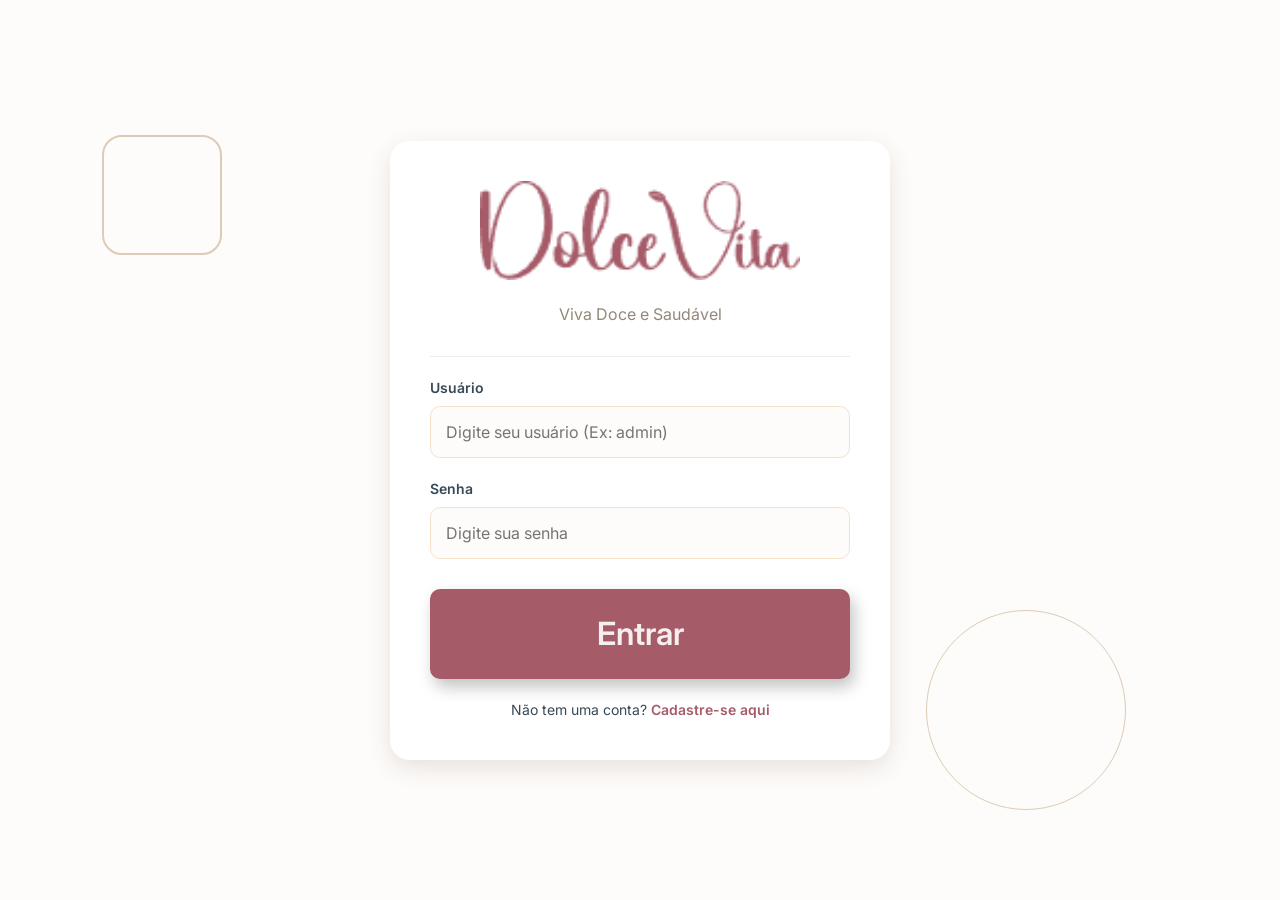
<file: frontend/produtos.html>
<!DOCTYPE html>
<html lang="pt-BR">
<head>
    <meta charset="UTF-8">
    <meta name="viewport" content="width=device-width, initial-scale=1.0">
    <title>DolceVita SweetOrder - Bolos</title>
    <link rel="stylesheet" href="css/style.css">
</head>
<body>
    <!-- Decorative floating backgrounds -->
    <div class="deco-container">
        <div class="deco-square" style="width: 100px; height: 100px; top: 200px; right: 8%;"></div>
        <div class="deco-ellipse" style="width: 150px; height: 150px; bottom: 300px; left: 5%;"></div>
    </div>

    <!-- Sticky Navbar -->
    <nav class="navbar">
        <div class="navbar-logo" onclick="window.location.href='home.html'"><img src="assets/logo.png" alt="DolceVita" class="navbar-logo-img"></div>
        <div class="nav-links">
            <a href="home.html" class="nav-link">Home</a>
            <a href="produtos.html" class="nav-link active">Bolos</a>
            <a href="receitas.html" class="nav-link">Receitas</a>
            <a href="perfil.html" class="nav-link">Perfil</a>
            <a href="#" class="nav-link" onclick="logout(); return false;">Sair</a>
        </div>
        <div class="btn-cart-icon">
            <svg class="icon-svg" viewBox="0 0 24 24" width="24" height="24" fill="none" stroke="currentColor" stroke-width="2" stroke-linecap="round" stroke-linejoin="round"><circle cx="9" cy="21" r="1"></circle><circle cx="20" cy="21" r="1"></circle><path d="M1 1h4l2.68 13.39a2 2 0 0 0 2 1.61h9.72a2 2 0 0 0 2-1.61L23 6H6"></path></svg>
            <div class="cart-badge" style="display: none;">0</div>
        </div>
    </nav>

    <!-- Main Content Container -->
    <div class="container">
        <h2 class="section-title" style="margin-bottom: 20px;">Nossos Bolos e Doces</h2>
        <p style="margin-bottom: 40px; color: var(--orange-dark); font-size: 18px;">Encontre as melhores opções saudáveis, preparadas com carinho especialmente para você.</p>
        
        <!-- Controls Bar -->
        <div class="catalog-controls">
            <div class="search-wrapper">
                <span class="search-icon" style="display: flex; align-items: center; justify-content: center;"><svg class="icon-svg" viewBox="0 0 24 24" width="20" height="20" fill="none" stroke="currentColor" stroke-width="2" stroke-linecap="round" stroke-linejoin="round"><circle cx="11" cy="11" r="8"></circle><line x1="21" y1="21" x2="16.65" y2="16.65"></line></svg></span>
                <input type="text" id="catalog-search" class="search-input" placeholder="O que você está procurando hoje? Ex: Red Velvet, Fit, Zero...">
            </div>
            <button class="btn-filter-toggle" onclick="toggleFilterDrawer()">
                <svg class="icon-svg" viewBox="0 0 24 24" width="20" height="20" fill="none" stroke="currentColor" stroke-width="2" stroke-linecap="round" stroke-linejoin="round"><line x1="4" y1="21" x2="4" y2="14"></line><line x1="4" y1="10" x2="4" y2="3"></line><line x1="12" y1="21" x2="12" y2="12"></line><line x1="12" y1="8" x2="12" y2="3"></line><line x1="20" y1="21" x2="20" y2="16"></line><line x1="20" y1="12" x2="20" y2="3"></line><line x1="1" y1="14" x2="7" y2="14"></line><line x1="9" y1="8" x2="15" y2="8"></line><line x1="17" y1="16" x2="23" y2="16"></line></svg> Filtros e Categorias
            </button>
        </div>

        <!-- Products Grid -->
        <div class="product-grid" id="product-list">
            <!-- Populated dynamically by app.js -->
        </div>
    </div>

    <!-- Footer -->
    <footer class="footer">
        <div class="footer-links">
            <a href="#" class="footer-link">Termos de uso</a>
            <a href="#" class="footer-link">Privacidade</a>
            <a href="#" class="footer-link">Reembolso</a>
        </div>
        <div class="footer-contact" style="display:flex; align-items:center; gap:8px;">
            <svg class="icon-svg" viewBox="0 0 24 24" width="18" height="18" fill="none" stroke="currentColor" stroke-width="2" stroke-linecap="round" stroke-linejoin="round"><path d="M4 4h16c1.1 0 2 .9 2 2v12c0 1.1-.9 2-2 2H4c-1.1 0-2-.9-2-2V6c0-1.1.9-2 2-2z"></path><polyline points="22,6 12,13 2,6"></polyline></svg> contato@docevita.com
        </div>
        <div class="footer-socials" style="display:flex; align-items:center; gap:20px;">
            <a href="#" style="display:flex; align-items:center; gap:6px;">
                <svg class="icon-svg" viewBox="0 0 24 24" width="18" height="18" fill="none" stroke="currentColor" stroke-width="2" stroke-linecap="round" stroke-linejoin="round"><rect x="2" y="2" width="20" height="20" rx="5" ry="5"></rect><path d="M16 11.37A4 4 0 1 1 12.63 8 4 4 0 0 1 16 11.37z"></path><line x1="17.5" y1="6.5" x2="17.51" y2="6.5"></line></svg> Instagram
            </a>
            <a href="#" style="display:flex; align-items:center; gap:6px;">
                <svg class="icon-svg" viewBox="0 0 24 24" width="18" height="18" fill="none" stroke="currentColor" stroke-width="2" stroke-linecap="round" stroke-linejoin="round"><path d="M18 2h-3a5 5 0 0 0-5 5v3H7v4h3v8h4v-8h3l1-4h-4V7a1 1 0 0 1 1-1h3z"></path></svg> Facebook
            </a>
        </div>
    </footer>

    <!-- Scripts -->
    <script src="js/auth.js"></script>
    <script src="js/app.js"></script>
    <script src="js/cart.js"></script>
</body>
</html>
</file>
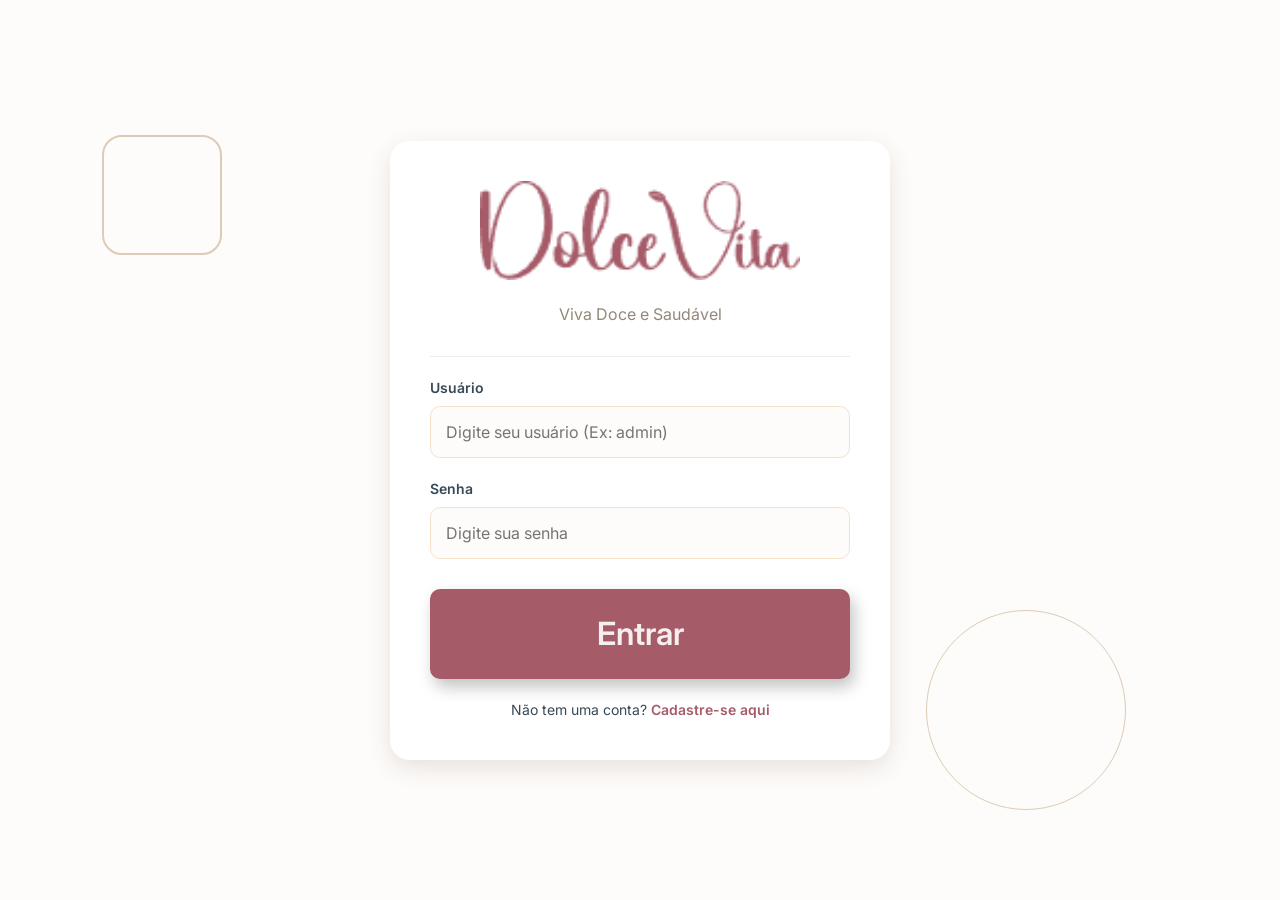
<file: frontend/receitas.html>
<!DOCTYPE html>
<html lang="pt-BR">
<head>
    <meta charset="UTF-8">
    <meta name="viewport" content="width=device-width, initial-scale=1.0">
    <title>DolceVita SweetOrder - Receitas Saudáveis</title>
    <link rel="stylesheet" href="css/style.css">
</head>
<body>
    <!-- Decorative floating backgrounds -->
    <div class="deco-container">
        <div class="deco-ellipse" style="width: 160px; height: 160px; top: 150px; left: 8%;"></div>
        <div class="deco-square" style="width: 110px; height: 110px; bottom: 250px; right: 5%;"></div>
    </div>

    <!-- Sticky Navbar -->
    <nav class="navbar">
        <div class="navbar-logo" onclick="window.location.href='home.html'"><img src="assets/logo.png" alt="DolceVita" class="navbar-logo-img"></div>
        <div class="nav-links">
            <a href="home.html" class="nav-link">Home</a>
            <a href="produtos.html" class="nav-link">Bolos</a>
            <a href="receitas.html" class="nav-link active">Receitas</a>
            <a href="perfil.html" class="nav-link">Perfil</a>
            <a href="#" class="nav-link" onclick="logout(); return false;">Sair</a>
        </div>
        <div class="btn-cart-icon">
            <svg class="icon-svg" viewBox="0 0 24 24" width="24" height="24" fill="none" stroke="currentColor" stroke-width="2" stroke-linecap="round" stroke-linejoin="round"><circle cx="9" cy="21" r="1"></circle><circle cx="20" cy="21" r="1"></circle><path d="M1 1h4l2.68 13.39a2 2 0 0 0 2 1.61h9.72a2 2 0 0 0 2-1.61L23 6H6"></path></svg>
            <div class="cart-badge" style="display: none;">0</div>
        </div>
    </nav>

    <!-- Main Content Container -->
    <div class="container">
        <h2 class="section-title" style="margin-bottom: 20px;">Dicas & Receitas Saudáveis</h2>
        <p style="margin-bottom: 40px; color: var(--orange-dark); font-size: 18px;">Aprenda a preparar deliciosas sobremesas saudáveis na sua própria cozinha, com receitas elaboradas por nossos nutricionistas e chefes.</p>

        <!-- Recipes Grid (Populated dynamically) -->
        <div class="recipes-grid" id="recipes-list" style="margin-top: 20px;">
            <!-- Populated dynamically by app.js -->
        </div>
    </div>

    <!-- Footer -->
    <footer class="footer">
        <div class="footer-links">
            <a href="#" class="footer-link">Termos de uso</a>
            <a href="#" class="footer-link">Privacidade</a>
            <a href="#" class="footer-link">Reembolso</a>
        </div>
        <div class="footer-contact" style="display:flex; align-items:center; gap:8px;">
            <svg class="icon-svg" viewBox="0 0 24 24" width="18" height="18" fill="none" stroke="currentColor" stroke-width="2" stroke-linecap="round" stroke-linejoin="round"><path d="M4 4h16c1.1 0 2 .9 2 2v12c0 1.1-.9 2-2 2H4c-1.1 0-2-.9-2-2V6c0-1.1.9-2 2-2z"></path><polyline points="22,6 12,13 2,6"></polyline></svg> contato@docevita.com
        </div>
    </footer>

    <!-- Scripts -->
    <script src="js/auth.js"></script>
    <script src="js/app.js"></script>
    <script src="js/cart.js"></script>
</body>
</html>
</file>
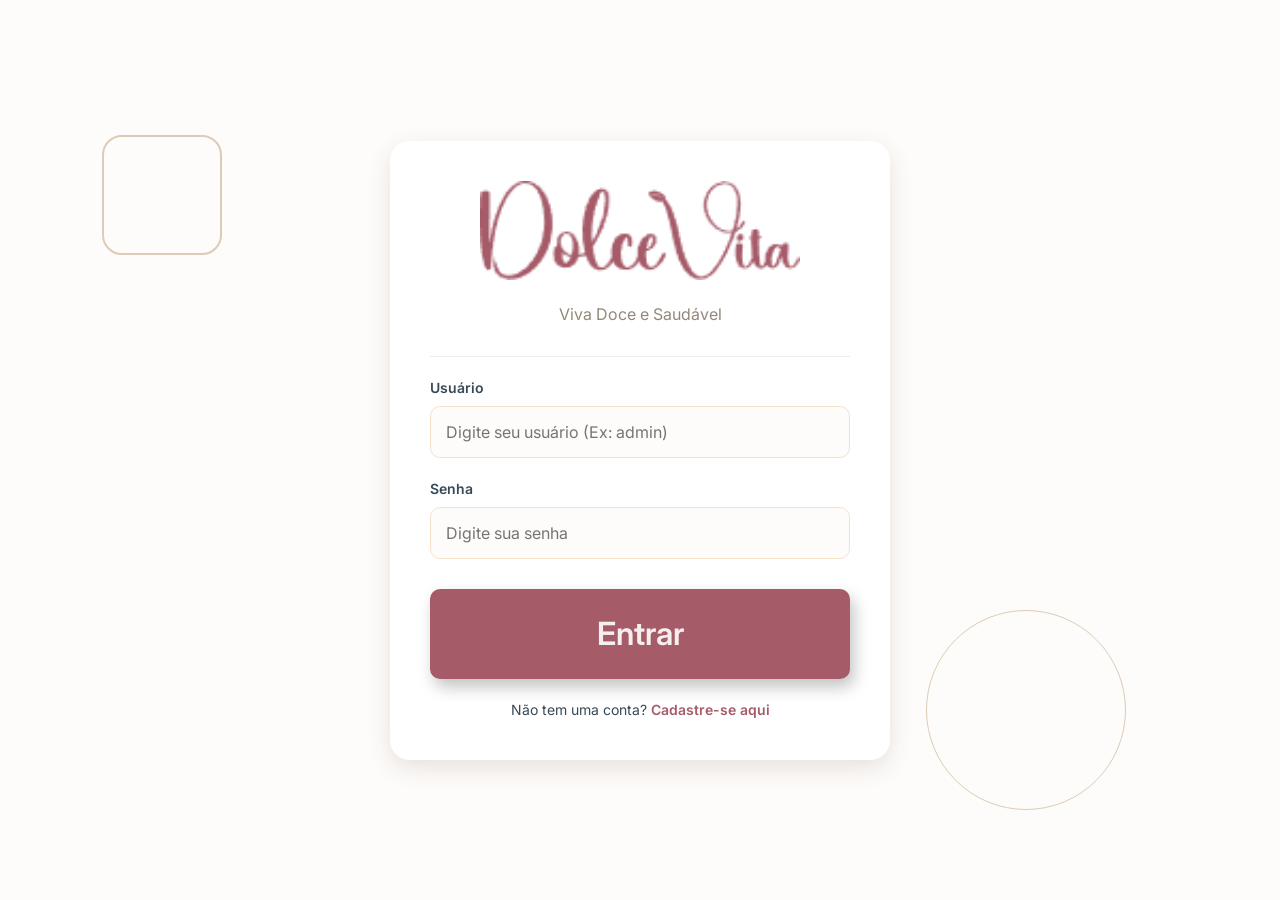
<file: frontend/status.html>
<!DOCTYPE html>
<html lang="pt-BR">
<head>
    <meta charset="UTF-8">
    <meta name="viewport" content="width=device-width, initial-scale=1.0">
    <title>DolceVita SweetOrder - Status do Pedido</title>
    <link rel="stylesheet" href="css/style.css">
    <style>
        .tracking-card {
            background: var(--white);
            border-radius: 20px;
            padding: 40px;
            box-shadow: var(--shadow-medium);
            max-width: 800px;
            margin: 0 auto;
            text-align: center;
        }
        .order-details-box {
            background: var(--orange-light-active);
            border-radius: 15px;
            padding: 25px;
            text-align: left;
            margin-top: 45px;
            border: 1px solid var(--orange-normal);
        }
        .details-grid {
            display: grid;
            grid-template-columns: 1fr 1fr;
            gap: 20px 10px;
            margin-top: 15px;
            font-size: 14px;
        }
        .details-label {
            font-weight: 600;
            color: var(--blue-normal);
        }
        .details-value {
            color: var(--text-main);
        }
        .stage-line {
            display: flex;
            align-items: center;
            justify-content: space-between;
            border-bottom: 1px solid var(--blue-light);
            padding: 10px 0;
        }
    </style>
</head>
<body>
    <!-- Sticky Navbar -->
    <nav class="navbar">
        <div class="navbar-logo" onclick="window.location.href='home.html'"><img src="assets/logo.png" alt="DolceVita" class="navbar-logo-img"></div>
        <div class="nav-links">
            <a href="home.html" class="nav-link">Home</a>
            <a href="produtos.html" class="nav-link">Bolos</a>
            <a href="receitas.html" class="nav-link">Receitas</a>
            <a href="perfil.html" class="nav-link">Perfil</a>
            <a href="#" class="nav-link" onclick="logout(); return false;">Sair</a>
        </div>
    </nav>

    <!-- Main Content Container -->
    <div class="container">
        <div class="tracking-card">
            <h1 class="hero-title" style="font-size: 36px; margin-bottom: 10px; color: var(--red-dark);">Status da Encomenda</h1>
            <p style="color: var(--orange-dark); margin-bottom: 30px;">Acompanhe o processamento de pagamento do seu pedido em tempo real.</p>

            <!-- Status Nodes Pipeline -->
            <div class="status-tracker">
                <div class="status-tracker-progress" id="tracker-progress-bar"></div>
                
                <div class="status-node active" id="node-pendente">
                    <div class="status-node-icon" style="color: inherit; display: flex; align-items: center; justify-content: center;"><svg class="icon-svg" viewBox="0 0 24 24" width="24" height="24" fill="none" stroke="currentColor" stroke-width="2" stroke-linecap="round" stroke-linejoin="round"><circle cx="12" cy="12" r="10"></circle><polyline points="12 6 12 12 16 14"></polyline></svg></div>
                    <div class="status-node-label">Recebido</div>
                </div>
                <div class="status-node" id="node-processando">
                    <div class="status-node-icon" style="color: inherit; display: flex; align-items: center; justify-content: center;"><svg class="icon-svg" viewBox="0 0 24 24" width="24" height="24" fill="none" stroke="currentColor" stroke-width="2" stroke-linecap="round" stroke-linejoin="round"><rect x="1" y="4" width="22" height="16" rx="2" ry="2"></rect><line x1="1" y1="10" x2="23" y2="10"></line></svg></div>
                    <div class="status-node-label">Pagamento</div>
                </div>
                <div class="status-node" id="node-final">
                    <div class="status-node-icon" id="node-final-icon" style="color: inherit; display: flex; align-items: center; justify-content: center;"><svg class="icon-svg" viewBox="0 0 24 24" width="24" height="24" fill="none" stroke="currentColor" stroke-width="2" stroke-linecap="round" stroke-linejoin="round"><path d="M12 2l3.09 6.26L22 9.27l-5 4.87 1.18 6.88L12 17.77l-6.18 3.25L7 14.14 2 9.27l6.91-1.01L12 2z"></path></svg></div>
                    <div class="status-node-label" id="node-final-label">Aprovado</div>
                </div>
            </div>

            <!-- Main Status Text Message -->
            <h2 id="order-status-msg" style="margin-top: 40px; color: var(--red-dark); font-size: 26px;">Aguardando aprovação de pagamento...</h2>
            
            <button class="btn-primary" onclick="window.location.href='home.html'" style="margin-top: 30px; height: 60px; font-size: 18px; width: 300px;">
                Voltar para a Página Inicial
            </button>

            <!-- Detailed Receipt -->
            <div class="order-details-box">
                <h3 style="color: var(--blue-normal); font-size: 20px; border-bottom: 2px solid var(--orange-hover); padding-bottom: 10px;">Detalhamento da Compra</h3>
                
                <div class="details-grid">
                    <div>
                        <span class="details-label">ID do Pedido:</span>
                        <div class="details-value" id="det-order-id">Carregando...</div>
                    </div>
                    <div>
                        <span class="details-label">Cliente:</span>
                        <div class="details-value" id="det-customer">Carregando...</div>
                    </div>
                    <div>
                        <span class="details-label">Tipo de Recebimento:</span>
                        <div class="details-value" id="det-delivery-type">Carregando...</div>
                    </div>
                    <div>
                        <span class="details-label">Total Pago:</span>
                        <div class="details-value" id="det-total" style="font-weight: 700; color: var(--red-darker);">Carregando...</div>
                    </div>
                    <div style="grid-column: 1 / -1;">
                        <span class="details-label">Detalhes de Envio/Agendamento:</span>
                        <div class="details-value" id="det-notes">Carregando...</div>
                    </div>
                </div>

                <h4 style="margin-top: 25px; margin-bottom: 10px; color: var(--blue-normal);">Itens Encomendados:</h4>
                <div id="det-items-list">
                    <!-- Populated dynamically -->
                </div>
            </div>
        </div>
    </div>

    <!-- Footer -->
    <footer class="footer">
        <div class="footer-links">
            <a href="#" class="footer-link">Termos de uso</a>
            <a href="#" class="footer-link">Privacidade</a>
            <a href="#" class="footer-link">Reembolso</a>
        </div>
        <div class="footer-contact" style="display:flex; align-items:center; gap:8px;">
            <svg class="icon-svg" viewBox="0 0 24 24" width="18" height="18" fill="none" stroke="currentColor" stroke-width="2" stroke-linecap="round" stroke-linejoin="round"><path d="M4 4h16c1.1 0 2 .9 2 2v12c0 1.1-.9 2-2 2H4c-1.1 0-2-.9-2-2V6c0-1.1.9-2 2-2z"></path><polyline points="22,6 12,13 2,6"></polyline></svg> contato@docevita.com
        </div>
    </footer>

    <!-- Scripts -->
    <script src="js/auth.js"></script>
    <script src="js/orders.js"></script>
    <script>
        const urlParams = new URLSearchParams(window.location.search);
        const orderId = urlParams.get('id');
        
        if (orderId) {
            document.getElementById('det-order-id').innerText = orderId;
            pollOrderStatus(orderId);
        } else {
            document.getElementById('order-status-msg').innerText = "Identificador de pedido ausente.";
            document.getElementById('order-status-msg').style.color = "var(--red-normal)";
        }
    </script>
</body>
</html>
</file>
<file: frontend/css/style.css>
@import url('https://fonts.googleapis.com/css2?family=Inter:wght@400;500;600&family=Poppins:wght@500;600;700&display=swap');

:root {
  /* ── Cores Primárias ── */
  --red-normal:   #A65B69;   /* botão primário, links ativos, destaques */
  --red-light:    #F6EFF0;   /* fundo de botão secundário, hover suave */
  --red-dark:     #64373F;   /* textos de destaque, subtítulos */
  --red-darker:   #3A2025;   /* preços, textos importantes */

  /* ── Cores Secundárias ── */
  --blue-normal:  #374957;   /* navbar ativa, textos gerais, ícones */
  --blue-light:   #EBEDEE;   /* fundos claros, divisores */
  --blue-active:  #C1C7CB;   /* scrollbar, elementos desabilitados */

  /* ── Cores de Acento (Laranja/Creme) ── */
  --orange-normal:       #F6E2C9;   /* badges, botões de carrinho */
  --orange-light:        #FEFCFA;   /* background geral das páginas */
  --orange-light-active: #FCF6EE;   /* cards de produto, fundos de card */
  --orange-dark:         #948879;   /* botão "Melhor Lugar" / terciário */
  --orange-hover:        #DDCBB5;   /* hover nos elementos laranja */

  /* ── Neutros ── */
  --white: #FFFFFF;
  --text-main: #374957;
  --shadow-light: 0px 4px 12px rgba(58, 32, 37, 0.08);
  --shadow-medium: 0px 8px 24px rgba(58, 32, 37, 0.12);
  --shadow-heavy: 4px 8px 16px rgba(0, 0, 0, 0.24);
  --transition-smooth: all 0.3s cubic-bezier(0.4, 0, 0.2, 1);
}

/* Global Reset */
* {
  box-sizing: border-box;
  margin: 0;
  padding: 0;
}

body {
  background-color: var(--orange-light);
  color: var(--text-main);
  font-family: 'Inter', sans-serif;
  font-weight: 400;
  line-height: 1.5;
  overflow-x: hidden;
}

/* Custom Scrollbar */
::-webkit-scrollbar {
  width: 10px;
}
::-webkit-scrollbar-track {
  background: var(--orange-light);
}
::-webkit-scrollbar-thumb {
  background: var(--blue-active);
  border-radius: 5px;
}
::-webkit-scrollbar-thumb:hover {
  background: var(--blue-normal);
}

/* Typography */
h1, h2, h3, h4, h5, h6 {
  font-family: 'Poppins', sans-serif;
  color: var(--blue-normal);
}

a {
  text-decoration: none;
  color: inherit;
  transition: var(--transition-smooth);
}

/* Decorative background shapes */
.deco-container {
  position: absolute;
  top: 0;
  left: 0;
  width: 100%;
  height: 100%;
  pointer-events: none;
  z-index: 0;
  overflow: hidden;
}

.deco-square {
  border: 2px solid var(--orange-hover);
  border-radius: 20px;
  position: absolute;
  animation: floatRotate 20s infinite linear;
}

.deco-ellipse {
  border: 1px solid var(--orange-hover);
  border-radius: 50%;
  position: absolute;
  animation: floatPulse 15s infinite ease-in-out;
}

@keyframes floatRotate {
  0% { transform: rotate(0deg) translateY(0); }
  50% { transform: rotate(180deg) translateY(-20px); }
  100% { transform: rotate(360deg) translateY(0); }
}

@keyframes floatPulse {
  0%, 100% { transform: scale(1) translate(0, 0); }
  50% { transform: scale(1.1) translate(10px, -15px); }
}

/* Navbar */
.navbar {
  background: var(--white);
  height: 80px;
  box-shadow: var(--shadow-light);
  display: flex;
  align-items: center;
  justify-content: center;
  gap: 120px;
  position: sticky;
  top: 0;
  z-index: 100;
  padding: 0 40px;
}

.navbar-logo {
  cursor: pointer;
  transition: var(--transition-smooth);
  display: flex;
  align-items: center;
}
.navbar-logo:hover {
  transform: scale(1.05);
}
.navbar-logo-img {
  height: 45px;
  object-fit: contain;
}

.icon-svg {
  display: inline-block;
  vertical-align: middle;
  flex-shrink: 0;
  transition: var(--transition-smooth);
}


.auth-logo-img {
  height: 100px;
  object-fit: contain;
  margin-bottom: 15px;
  transition: var(--transition-smooth);
}
.auth-logo-img:hover {
  transform: scale(1.05);
}


.nav-links {
  display: flex;
  align-items: center;
  gap: 40px;
}

.nav-link {
  color: var(--red-normal);
  font-family: 'Inter', sans-serif;
  font-size: 18px;
  font-weight: 400;
  display: flex;
  align-items: center;
  gap: 10px;
  padding: 8px 16px;
  border-radius: 10px;
  transition: var(--transition-smooth);
}
.nav-link:hover {
  color: var(--red-dark);
  background: var(--red-light);
}
.nav-link.active {
  background: var(--blue-normal);
  color: var(--red-light);
}

/* Botões */
.btn-primary {
  background: var(--red-normal);
  color: var(--red-light);
  border-radius: 10px;
  font-family: 'Inter', sans-serif;
  font-weight: 600;
  font-size: 32px;
  height: 90px;
  width: 400px;
  box-shadow: var(--shadow-heavy);
  border: none;
  cursor: pointer;
  display: inline-flex;
  align-items: center;
  justify-content: center;
  transition: var(--transition-smooth);
  text-align: center;
}
.btn-primary:hover {
  background: var(--red-dark);
  transform: translateY(-2px);
  box-shadow: 0px 12px 20px rgba(100, 55, 63, 0.35);
}
.btn-primary:active {
  transform: translateY(1px);
}

.btn-primary.small {
  font-size: 16px;
  height: 40px;
  width: 189px;
  box-shadow: 0px 4px 8px rgba(166, 91, 105, 0.2);
}
.btn-primary.small:hover {
  box-shadow: 0px 6px 12px rgba(166, 91, 105, 0.3);
}

.btn-secondary {
  background: #FEFBF7;
  color: var(--red-normal);
  border: 1px solid var(--orange-normal);
  border-radius: 10px;
  font-family: 'Inter', sans-serif;
  font-weight: 600;
  font-size: 32px;
  height: 90px;
  width: 400px;
  box-shadow: var(--shadow-heavy);
  cursor: pointer;
  display: inline-flex;
  align-items: center;
  justify-content: center;
  transition: var(--transition-smooth);
  text-align: center;
}
.btn-secondary:hover {
  background: var(--red-light);
  transform: translateY(-2px);
  border-color: var(--red-normal);
}
.btn-secondary:active {
  transform: translateY(1px);
}

.btn-secondary.small {
  font-size: 16px;
  height: 40px;
  width: 189px;
  box-shadow: none;
}

.btn-cart-icon {
  background: var(--orange-normal);
  border: 1px solid var(--orange-normal);
  border-radius: 50%;
  padding: 8px;
  width: 44px;
  height: 44px;
  display: flex;
  align-items: center;
  justify-content: center;
  cursor: pointer;
  position: relative;
  transition: var(--transition-smooth);
  color: var(--blue-normal);
}
.btn-cart-icon:hover {
  background: var(--orange-hover);
  transform: scale(1.1);
}
.btn-cart-icon .cart-badge {
  position: absolute;
  top: -5px;
  right: -5px;
  background: var(--red-normal);
  color: var(--white);
  font-size: 12px;
  font-weight: 600;
  border-radius: 50%;
  width: 20px;
  height: 20px;
  display: flex;
  align-items: center;
  justify-content: center;
  box-shadow: 0px 2px 4px rgba(0,0,0,0.2);
}

/* Layout Containers */
.container {
  max-width: 1200px;
  margin: 0 auto;
  padding: 40px 20px;
  position: relative;
  z-index: 1;
}

/* Card de Produto */
.product-grid {
  display: grid;
  grid-template-columns: repeat(auto-fill, minmax(269px, 1fr));
  gap: 40px 30px;
  justify-items: center;
  margin-top: 40px;
}

.product-card {
  background: var(--orange-light-active);
  border-radius: 20px;
  width: 269px;
  height: 385px;
  box-shadow: 0px 6px 12px rgba(58, 32, 25, 0.08);
  position: relative;
  display: flex;
  flex-direction: column;
  align-items: center;
  padding: 20px;
  box-sizing: border-box;
  transition: var(--transition-smooth);
  margin-top: 50px; /* spacing for image floating */
}
.product-card:hover {
  transform: translateY(-8px);
  box-shadow: 0px 12px 24px rgba(58, 32, 25, 0.15);
}

.product-card-img {
  width: 150px;
  height: 150px;
  object-fit: cover;
  border-radius: 50%;
  position: absolute;
  top: -60px;
  left: 50%;
  transform: translateX(-50%);
  box-shadow: 0px 8px 16px rgba(0,0,0,0.15);
  border: 4px solid var(--white);
  background-color: var(--white);
  transition: var(--transition-smooth);
}
.product-card:hover .product-card-img {
  transform: translateX(-50%) scale(1.05) rotate(5deg);
}

.product-card .name {
  color: var(--blue-normal);
  font-family: 'Inter', sans-serif;
  font-size: 18px;
  font-weight: 500;
  text-align: center;
  margin-top: 105px;
  height: 48px;
  display: flex;
  align-items: center;
  justify-content: center;
}

.product-card .tags {
  display: flex;
  gap: 5px;
  margin-top: 8px;
  justify-content: center;
  flex-wrap: wrap;
  height: 24px;
}
.product-card .tag {
  font-size: 10px;
  background: var(--orange-normal);
  color: var(--red-dark);
  padding: 2px 8px;
  border-radius: 12px;
  font-weight: 600;
}

.product-card .price {
  color: var(--red-darker);
  font-family: 'Inter', sans-serif;
  font-size: 22px;
  font-weight: 600;
  margin-top: 15px;
}

.product-card .actions {
  width: 100%;
  display: flex;
  justify-content: center;
  margin-top: auto;
}

/* Splash Screen (index.html) */
.splash-container {
  display: flex;
  flex-direction: column;
  align-items: center;
  justify-content: center;
  min-height: 100vh;
  padding: 20px;
  text-align: center;
  position: relative;
  z-index: 1;
}

.splash-logo-wrap {
  display: flex;
  flex-direction: column;
  align-items: center;
  margin-bottom: 40px;
}
.splash-logo-wrap h1 {
  font-size: 80px;
  font-weight: 700;
  color: var(--red-dark);
  line-height: 1;
  letter-spacing: -2px;
}
.splash-logo-wrap p {
  font-size: 28px;
  color: var(--orange-dark);
  font-family: 'Poppins', sans-serif;
  margin-top: 10px;
}

.splash-actions {
  display: flex;
  flex-direction: column;
  gap: 20px;
  width: 100%;
  max-width: 400px;
}

/* Authentication Cards (login.html / cadastro.html) */
.auth-container {
  display: flex;
  align-items: center;
  justify-content: center;
  min-height: 100vh;
  padding: 40px 20px;
  position: relative;
  z-index: 1;
}

.auth-card {
  background: var(--white);
  border-radius: 20px;
  box-shadow: var(--shadow-medium);
  width: 100%;
  max-width: 500px;
  padding: 40px;
  text-align: center;
}

.auth-logo {
  font-size: 40px;
  font-weight: 600;
  color: var(--red-dark);
  margin-bottom: 5px;
}
.auth-subtitle {
  font-size: 16px;
  color: var(--orange-dark);
  margin-bottom: 30px;
}

.auth-divider {
  height: 1px;
  background: var(--blue-light);
  margin: 20px 0;
}

.form-group {
  display: flex;
  flex-direction: column;
  gap: 8px;
  text-align: left;
  margin-bottom: 20px;
}
.form-group label {
  font-size: 14px;
  font-weight: 600;
  color: var(--blue-normal);
}
.form-group input, .form-group select, .form-group textarea {
  padding: 15px;
  border-radius: 10px;
  border: 1px solid var(--orange-normal);
  background-color: var(--orange-light);
  font-size: 16px;
  color: var(--text-main);
  font-family: 'Inter', sans-serif;
  transition: var(--transition-smooth);
  width: 100%;
}
.form-group input:focus, .form-group select:focus, .form-group textarea:focus {
  outline: none;
  border-color: var(--red-normal);
  background-color: var(--white);
  box-shadow: 0px 0px 8px rgba(166, 91, 105, 0.15);
}

.auth-card button[type="submit"] {
  margin-top: 10px;
  width: 100%;
}

.auth-footer {
  margin-top: 20px;
  font-size: 14px;
}
.auth-footer a {
  color: var(--red-normal);
  font-weight: 600;
}
.auth-footer a:hover {
  color: var(--red-dark);
}

/* Stepper Progress for Cadastro / Checkout */
.stepper {
  display: flex;
  justify-content: space-between;
  align-items: center;
  margin-bottom: 30px;
  position: relative;
}
.stepper::before {
  content: '';
  position: absolute;
  top: 50%;
  left: 0;
  right: 0;
  height: 2px;
  background: var(--blue-light);
  z-index: 1;
  transform: translateY(-50%);
}
.step {
  width: 35px;
  height: 35px;
  border-radius: 50%;
  background: var(--white);
  border: 2px solid var(--blue-active);
  display: flex;
  align-items: center;
  justify-content: center;
  z-index: 2;
  font-weight: 600;
  color: var(--blue-active);
  transition: var(--transition-smooth);
}
.step.active {
  border-color: var(--red-normal);
  background: var(--red-normal);
  color: var(--white);
}
.step.completed {
  border-color: var(--blue-normal);
  background: var(--blue-normal);
  color: var(--white);
}

/* Home Page specific styles */
.hero-section {
  display: flex;
  align-items: center;
  justify-content: space-between;
  gap: 40px;
  margin-bottom: 80px;
  background: var(--orange-light);
  padding: 50px 50px 50px 220px;
  border-radius: 30px;
  box-shadow: var(--shadow-light);
  position: relative;
  overflow: hidden;
  min-height: 500px;
}

.hero-section::before {
  content: '';
  position: absolute;
  top: 0;
  left: 0;
  right: 0;
  bottom: 0;
  background: linear-gradient(90deg, rgba(254, 252, 250, 0.95) 0%, rgba(254, 252, 250, 0.85) 45%, rgba(254, 252, 250, 0) 100%);
  z-index: 1;
  pointer-events: none;
}

/* Hero Circular Dial Carousel */
.carousel-dial {
  position: absolute;
  left: -200px;
  top: 50%;
  transform: translateY(-50%);
  width: 400px;
  height: 400px;
  border-radius: 50%;
  border: 1.5px solid var(--red-normal);
  background: transparent;
  z-index: 10;
  overflow: hidden;
  pointer-events: auto;
}
.carousel-slice {
  position: absolute;
  width: 100%;
  height: 100%;
  top: 0;
  left: 0;
  cursor: pointer;
  overflow: hidden;
  transition: var(--transition-smooth);
  pointer-events: auto;
}
.carousel-slice img {
  width: 100%;
  height: 100%;
  object-fit: cover;
  transition: var(--transition-smooth);
  pointer-events: none;
}
.carousel-slice:hover img {
  transform: scale(1.1);
}

/* Polygons clipping the slices into 45-degree sectors in the right semi-circle.
   Coordinates extended to 150% radius so parent overflow:hidden rounds the outer perimeter. */
.carousel-slice:nth-child(1) {
  clip-path: polygon(50% 50%, 50% -100%, 156.06% -56.06%);
}
.carousel-slice:nth-child(2) {
  clip-path: polygon(50% 50%, 156.06% -56.06%, 200% 50%);
}
.carousel-slice:nth-child(3) {
  clip-path: polygon(50% 50%, 200% 50%, 156.06% 156.06%);
}
.carousel-slice:nth-child(4) {
  clip-path: polygon(50% 50%, 156.06% 156.06%, 50% 200%);
}

/* Sector borders (divider lines) */
.carousel-divider {
  position: absolute;
  top: 50%;
  left: 50%;
  width: 200px;
  height: 1.5px;
  background: var(--red-normal);
  transform-origin: 0 50%;
  z-index: 11;
  pointer-events: none;
}
.carousel-divider:nth-child(5) {
  transform: rotate(-45deg);
}
.carousel-divider:nth-child(6) {
  transform: rotate(0deg);
}
.carousel-divider:nth-child(7) {
  transform: rotate(45deg);
}


.hero-content {
  flex: 1;
  max-width: 550px;
  position: relative;
  z-index: 2;
}
.hero-content h2 {
  font-size: 52px;
  font-weight: 600;
  color: var(--red-dark);
  line-height: 1.1;
  margin-bottom: 20px;
}
.hero-content p {
  font-size: 24px;
  color: var(--text-main);
  margin-bottom: 35px;
}

.hero-image-wrap {
  position: absolute;
  top: 0;
  right: 0;
  width: 100%;
  height: 100%;
  z-index: 0;
  display: flex;
  justify-content: flex-end;
  pointer-events: none;
}
.hero-image {
  width: 100%;
  height: 100%;
  object-fit: cover;
  object-position: right center;
  border-radius: 30px;
  pointer-events: none;
}

/* Diet Badges Section */
.diet-badges-title {
  text-align: center;
  font-size: 30px;
  font-weight: 500;
  margin-bottom: 30px;
  color: var(--blue-normal);
}
.diet-badges-container {
  display: flex;
  justify-content: center;
  gap: 25px;
  flex-wrap: wrap;
  margin-bottom: 60px;
}
.diet-badge-item {
  display: flex;
  flex-direction: column;
  align-items: center;
  gap: 10px;
  cursor: pointer;
  transition: var(--transition-smooth);
  width: 100px;
}
.diet-badge-item:hover {
  transform: translateY(-5px);
}
.diet-badge {
  background: var(--blue-normal);
  border-radius: 50%;
  width: 70px;
  height: 70px;
  display: flex;
  align-items: center;
  justify-content: center;
  color: var(--white);
  font-size: 24px;
  box-shadow: 0px 4px 8px rgba(55, 73, 87, 0.2);
  transition: var(--transition-smooth);
}
.diet-badge-item.active .diet-badge {
  background: var(--red-normal);
  box-shadow: 0px 4px 12px rgba(166, 91, 105, 0.4);
}
.diet-badge-label {
  font-size: 13px;
  font-weight: 600;
  text-align: center;
  color: var(--blue-normal);
}

/* CTA Promo Banner */
.cta-banner {
  background: var(--red-normal);
  color: var(--white);
  border-radius: 20px;
  padding: 40px 60px;
  display: flex;
  align-items: center;
  justify-content: space-between;
  margin: 80px 0;
  box-shadow: var(--shadow-medium);
}
.cta-banner-content h3 {
  color: var(--white);
  font-size: 32px;
  margin-bottom: 10px;
}
.cta-banner-content p {
  font-size: 18px;
  opacity: 0.9;
}
.cta-banner .promo-code {
  font-family: 'Poppins', sans-serif;
  font-weight: 700;
  font-size: 24px;
  background: var(--white);
  color: var(--red-normal);
  padding: 10px 20px;
  border-radius: 10px;
  border: 2px dashed var(--red-normal);
}

/* Seção de Receitas */
.recipes-section {
  margin-bottom: 80px;
}
.recipes-grid {
  display: grid;
  grid-template-columns: repeat(auto-fill, minmax(350px, 1fr));
  gap: 30px;
  margin-top: 30px;
}
.recipe-card {
  background: var(--white);
  border-radius: 20px;
  overflow: hidden;
  box-shadow: var(--shadow-light);
  transition: var(--transition-smooth);
}
.recipe-card:hover {
  transform: translateY(-5px);
  box-shadow: var(--shadow-medium);
}
.recipe-card-img {
  width: 100%;
  height: 200px;
  object-fit: cover;
}
.recipe-card-content {
  padding: 25px;
}
.recipe-card h4 {
  font-size: 20px;
  margin-bottom: 10px;
  color: var(--red-dark);
}
.recipe-card p {
  color: var(--text-main);
  font-size: 15px;
  margin-bottom: 15px;
  display: -webkit-box;
  -webkit-line-clamp: 3;
  -webkit-box-orient: vertical;
  overflow: hidden;
}
.btn-read-recipe {
  color: var(--red-normal);
  font-weight: 600;
  font-size: 16px;
  cursor: pointer;
  display: inline-flex;
  align-items: center;
  gap: 5px;
}
.btn-read-recipe:hover {
  color: var(--red-dark);
}

/* Product Detail Page (produto.html) */
.product-detail-container {
  display: flex;
  gap: 50px;
  align-items: flex-start;
  margin-top: 40px;
  background: var(--white);
  border-radius: 30px;
  padding: 50px;
  box-shadow: var(--shadow-light);
}

.product-detail-img-wrap {
  flex: 1;
}
.product-detail-img {
  width: 100%;
  max-width: 500px;
  height: auto;
  border-radius: 20px;
  box-shadow: var(--shadow-medium);
}

.product-detail-info {
  flex: 1.2;
  display: flex;
  flex-direction: column;
  gap: 20px;
}
.product-detail-title {
  font-size: 40px;
  font-weight: 600;
  color: var(--red-dark);
}
.product-detail-tags {
  display: flex;
  gap: 10px;
}
.product-detail-price {
  font-size: 32px;
  font-weight: 600;
  color: var(--red-darker);
}
.product-detail-desc {
  font-size: 18px;
  color: var(--text-main);
  line-height: 1.6;
}

.product-options {
  border-top: 1px solid var(--blue-light);
  border-bottom: 1px solid var(--blue-light);
  padding: 20px 0;
  display: flex;
  flex-direction: column;
  gap: 20px;
}

.size-selector {
  display: flex;
  gap: 15px;
}
.size-option {
  border: 1px solid var(--orange-normal);
  background: var(--white);
  padding: 10px 20px;
  border-radius: 10px;
  cursor: pointer;
  font-weight: 600;
  color: var(--blue-normal);
  transition: var(--transition-smooth);
}
.size-option.active {
  background: var(--red-normal);
  color: var(--white);
  border-color: var(--red-normal);
}

.qty-picker {
  display: flex;
  align-items: center;
  gap: 15px;
}
.qty-btn {
  width: 40px;
  height: 40px;
  border-radius: 50%;
  border: 1px solid var(--orange-normal);
  background: var(--orange-light-active);
  font-size: 20px;
  cursor: pointer;
  display: flex;
  align-items: center;
  justify-content: center;
  transition: var(--transition-smooth);
}
.qty-btn:hover {
  background: var(--orange-hover);
}
.qty-val {
  font-size: 20px;
  font-weight: 600;
  width: 30px;
  text-align: center;
}

/* Drawers (Carrinho & Filtro) */
.drawer-backdrop {
  position: fixed;
  top: 0;
  left: 0;
  width: 100vw;
  height: 100vh;
  background: rgba(58, 32, 37, 0.4);
  backdrop-filter: blur(4px);
  z-index: 999;
  opacity: 0;
  pointer-events: none;
  transition: opacity 0.3s ease;
}
.drawer-backdrop.open {
  opacity: 1;
  pointer-events: auto;
}

.drawer {
  position: fixed;
  top: 0;
  height: 100vh;
  width: 100%;
  max-width: 380px;
  background: var(--white);
  box-shadow: -8px 0px 24px rgba(58, 32, 37, 0.15);
  z-index: 1000;
  transition: transform 0.3s cubic-bezier(0.4, 0, 0.2, 1);
  display: flex;
  flex-direction: column;
}
.drawer.left {
  left: 0;
  transform: translateX(-100%);
}
.drawer.right {
  right: 0;
  transform: translateX(100%);
}
.drawer.open {
  transform: translateX(0);
}

.drawer-header {
  padding: 30px;
  border-bottom: 1px solid var(--blue-light);
  display: flex;
  justify-content: space-between;
  align-items: center;
}
.drawer-header h3 {
  font-size: 24px;
}
.drawer-close {
  background: none;
  border: none;
  font-size: 24px;
  cursor: pointer;
  color: var(--blue-normal);
  transition: var(--transition-smooth);
}
.drawer-close:hover {
  color: var(--red-normal);
  transform: rotate(90deg);
}

.drawer-body {
  flex: 1;
  overflow-y: auto;
  padding: 30px;
}

.filter-cat-btn {
  display: flex;
  align-items: center;
  gap: 10px;
  color: var(--blue-normal);
  padding: 8px 12px;
  border-radius: 8px;
  transition: var(--transition-smooth);
}
.filter-cat-btn:hover {
  background: var(--orange-light-active);
  color: var(--red-normal);
}
.filter-cat-btn.active {
  background: var(--red-light);
  color: var(--red-normal);
  font-weight: 600;
}

.drawer-footer {
  padding: 30px;
  border-top: 1px solid var(--blue-light);
  background: var(--orange-light);
}

/* Cart Drawer Items */
.cart-drawer-item {
  display: flex;
  gap: 15px;
  margin-bottom: 20px;
  padding-bottom: 20px;
  border-bottom: 1px solid var(--blue-light);
  align-items: center;
}
.cart-drawer-item-img {
  width: 70px;
  height: 70px;
  border-radius: 10px;
  object-fit: cover;
  border: 1px solid var(--orange-normal);
}
.cart-drawer-item-info {
  flex: 1;
}
.cart-drawer-item-name {
  font-weight: 600;
  color: var(--blue-normal);
}
.cart-drawer-item-price {
  color: var(--red-dark);
  font-weight: 500;
}
.cart-drawer-item-qty {
  display: flex;
  align-items: center;
  gap: 10px;
  margin-top: 8px;
}
.cart-drawer-remove {
  background: none;
  border: none;
  color: var(--red-normal);
  cursor: pointer;
  font-size: 14px;
  font-weight: 600;
}
.cart-drawer-remove:hover {
  color: var(--red-dark);
}

.cart-total-row {
  display: flex;
  justify-content: space-between;
  font-size: 20px;
  font-weight: 600;
  margin-bottom: 20px;
  color: var(--blue-normal);
}

/* Search and Filters Layout on Catalog */
.catalog-controls {
  display: flex;
  gap: 20px;
  margin-bottom: 40px;
  align-items: center;
}
.search-wrapper {
  flex: 1;
  position: relative;
}
.search-input {
  width: 100%;
  padding: 15px 15px 15px 50px;
  border-radius: 10px;
  border: 1px solid var(--orange-normal);
  font-size: 16px;
  background-color: var(--white);
  transition: var(--transition-smooth);
}
.search-input:focus {
  outline: none;
  border-color: var(--red-normal);
  box-shadow: 0px 0px 8px rgba(166, 91, 105, 0.15);
}
.search-icon {
  position: absolute;
  left: 20px;
  top: 50%;
  transform: translateY(-50%);
  font-size: 18px;
  color: var(--blue-active);
}

.btn-filter-toggle {
  background: var(--white);
  border: 1px solid var(--orange-normal);
  border-radius: 10px;
  padding: 15px 25px;
  font-size: 16px;
  font-weight: 600;
  color: var(--blue-normal);
  cursor: pointer;
  display: flex;
  align-items: center;
  gap: 10px;
  transition: var(--transition-smooth);
}
.btn-filter-toggle:hover {
  background: var(--orange-light-active);
  border-color: var(--orange-hover);
}

/* Checkout Page Step Layouts */
.checkout-layout {
  display: flex;
  gap: 50px;
  align-items: flex-start;
}
.checkout-main {
  flex: 1.8;
  background: var(--white);
  border-radius: 20px;
  padding: 40px;
  box-shadow: var(--shadow-light);
}
.checkout-sidebar {
  flex: 1.2;
  background: var(--orange-light-active);
  border-radius: 20px;
  padding: 30px;
  box-shadow: var(--shadow-light);
}

.checkout-step-content {
  display: none;
}
.checkout-step-content.active {
  display: block;
}

.delivery-options {
  display: flex;
  gap: 20px;
  margin-bottom: 30px;
}
.delivery-option-card {
  flex: 1;
  border: 2px solid var(--orange-normal);
  background: var(--white);
  border-radius: 15px;
  padding: 25px;
  cursor: pointer;
  text-align: center;
  transition: var(--transition-smooth);
}
.delivery-option-card.active {
  border-color: var(--red-normal);
  background: var(--red-light);
}
.delivery-option-card h3 {
  margin-bottom: 10px;
}

.payment-options {
  display: flex;
  flex-direction: column;
  gap: 15px;
}
.payment-option-card {
  border: 1px solid var(--orange-normal);
  background: var(--white);
  border-radius: 15px;
  padding: 20px;
  cursor: pointer;
  display: flex;
  align-items: center;
  gap: 15px;
  transition: var(--transition-smooth);
}
.payment-option-card.active {
  border-color: var(--red-normal);
  background: var(--red-light);
}
.payment-option-icon {
  font-size: 24px;
}

.summary-item {
  display: flex;
  justify-content: space-between;
  margin-bottom: 15px;
}
.summary-item.total {
  font-size: 22px;
  font-weight: 700;
  border-top: 1px solid var(--orange-hover);
  padding-top: 15px;
  margin-top: 15px;
}

/* Status Tracker Visualization */
.status-tracker {
  display: flex;
  justify-content: space-between;
  position: relative;
  margin: 50px 0;
}
.status-tracker::before {
  content: '';
  position: absolute;
  top: 30px;
  left: 0;
  right: 0;
  height: 4px;
  background: var(--blue-light);
  z-index: 1;
}
.status-tracker-progress {
  content: '';
  position: absolute;
  top: 30px;
  left: 0;
  height: 4px;
  background: var(--red-normal);
  z-index: 2;
  transition: width 1s ease-in-out;
  width: 0%;
}
.status-node {
  display: flex;
  flex-direction: column;
  align-items: center;
  z-index: 3;
  width: 120px;
  text-align: center;
}
.status-node-icon {
  width: 64px;
  height: 64px;
  border-radius: 50%;
  background: var(--white);
  border: 4px solid var(--blue-active);
  display: flex;
  align-items: center;
  justify-content: center;
  font-size: 24px;
  color: var(--blue-active);
  transition: var(--transition-smooth);
}
.status-node.active .status-node-icon {
  border-color: var(--red-normal);
  color: var(--red-normal);
  transform: scale(1.1);
  box-shadow: 0px 4px 12px rgba(166, 91, 105, 0.3);
}
.status-node.completed .status-node-icon {
  border-color: var(--blue-normal);
  background: var(--blue-normal);
  color: var(--white);
}
.status-node-label {
  margin-top: 12px;
  font-size: 14px;
  font-weight: 600;
  color: var(--blue-normal);
}

/* Profile Sidebar Layout */
.profile-layout {
  display: flex;
  gap: 30px;
  align-items: flex-start;
}
.profile-sidebar {
  width: 230px;
  background: var(--white);
  border-radius: 20px;
  padding: 25px 15px;
  box-shadow: var(--shadow-light);
}
.profile-sidebar-item {
  padding: 12px 20px;
  border-radius: 10px;
  color: var(--blue-normal);
  font-weight: 500;
  margin-bottom: 10px;
  cursor: pointer;
  display: flex;
  align-items: center;
  gap: 15px;
  transition: var(--transition-smooth);
}
.profile-sidebar-item:hover {
  background: var(--orange-light-active);
}
.profile-sidebar-item.active {
  background: var(--red-normal);
  color: var(--white);
}

.profile-content {
  flex: 1;
  background: var(--white);
  border-radius: 20px;
  padding: 40px;
  box-shadow: var(--shadow-light);
}

/* Order History Specific Cards */
.order-history-list {
  display: flex;
  flex-direction: column;
  gap: 20px;
}
.order-history-card {
  border: 1px solid var(--orange-normal);
  border-radius: 15px;
  padding: 25px;
  transition: var(--transition-smooth);
}
.order-history-card:hover {
  box-shadow: var(--shadow-light);
}
.order-history-header {
  display: flex;
  justify-content: space-between;
  align-items: center;
  border-bottom: 1px solid var(--blue-light);
  padding-bottom: 15px;
  margin-bottom: 15px;
}
.order-badge {
  padding: 6px 12px;
  border-radius: 20px;
  font-weight: 600;
  font-size: 12px;
}
.order-badge.pendente {
  background: var(--orange-normal);
  color: var(--red-dark);
}
.order-badge.aprovado {
  background: #E8F5E9;
  color: #2E7D32;
}
.order-badge.rejeitado {
  background: #FFEBEE;
  color: #C62828;
}

/* Footer Section */
.footer {
  background: var(--white);
  height: 198px;
  display: flex;
  align-items: center;
  justify-content: center;
  gap: 364px;
  margin-top: 80px;
  box-shadow: 0px -4px 12px rgba(58, 32, 37, 0.04);
}
.footer-links {
  display: flex;
  gap: 30px;
}
.footer-link {
  color: var(--blue-normal);
  font-size: 16px;
}
.footer-link:hover {
  color: var(--red-normal);
}
.footer-contact {
  color: var(--blue-normal);
  font-size: 16px;
  font-weight: 600;
}
.footer-socials {
  display: flex;
  gap: 20px;
  font-size: 24px;
  color: var(--red-normal);
}
.footer-socials a:hover {
  color: var(--red-dark);
  transform: scale(1.1);
}

/* Responsive Overrides */
@media (max-width: 1024px) {
  .navbar { gap: 100px; height: auto; padding: 20px; flex-direction: column; }
  .hero-section { flex-direction: column; padding: 30px; background: var(--orange-light); }
  .hero-section::before { display: none; }
  .carousel-dial { display: none; }
  .hero-image-wrap { position: relative; width: 100%; height: 300px; margin-top: 20px; display: flex; justify-content: center; }
  .hero-image { width: 100%; max-width: 400px; height: 100%; object-fit: cover; border-radius: 20px; }
  .checkout-layout, .profile-layout { flex-direction: column; }
  .profile-sidebar { width: 100%; }
  .footer { flex-direction: column; height: auto; padding: 40px; gap: 30px; }
}

/* Filter category button styles */
.filter-cat-btn {
  display: flex;
  align-items: center;
  gap: 12px;
  padding: 12px 18px;
  border-radius: 12px;
  color: var(--blue-normal);
  font-family: 'Inter', sans-serif;
  font-weight: 500;
  transition: var(--transition-smooth);
}
.filter-cat-btn:hover {
  background: var(--orange-light-active);
  color: var(--red-normal);
  transform: translateX(4px);
}
.filter-cat-btn.active {
  background: var(--red-light);
  color: var(--red-normal);
  font-weight: 600;
}
.filter-cat-btn .icon-svg {
  color: inherit;
}
</file>
